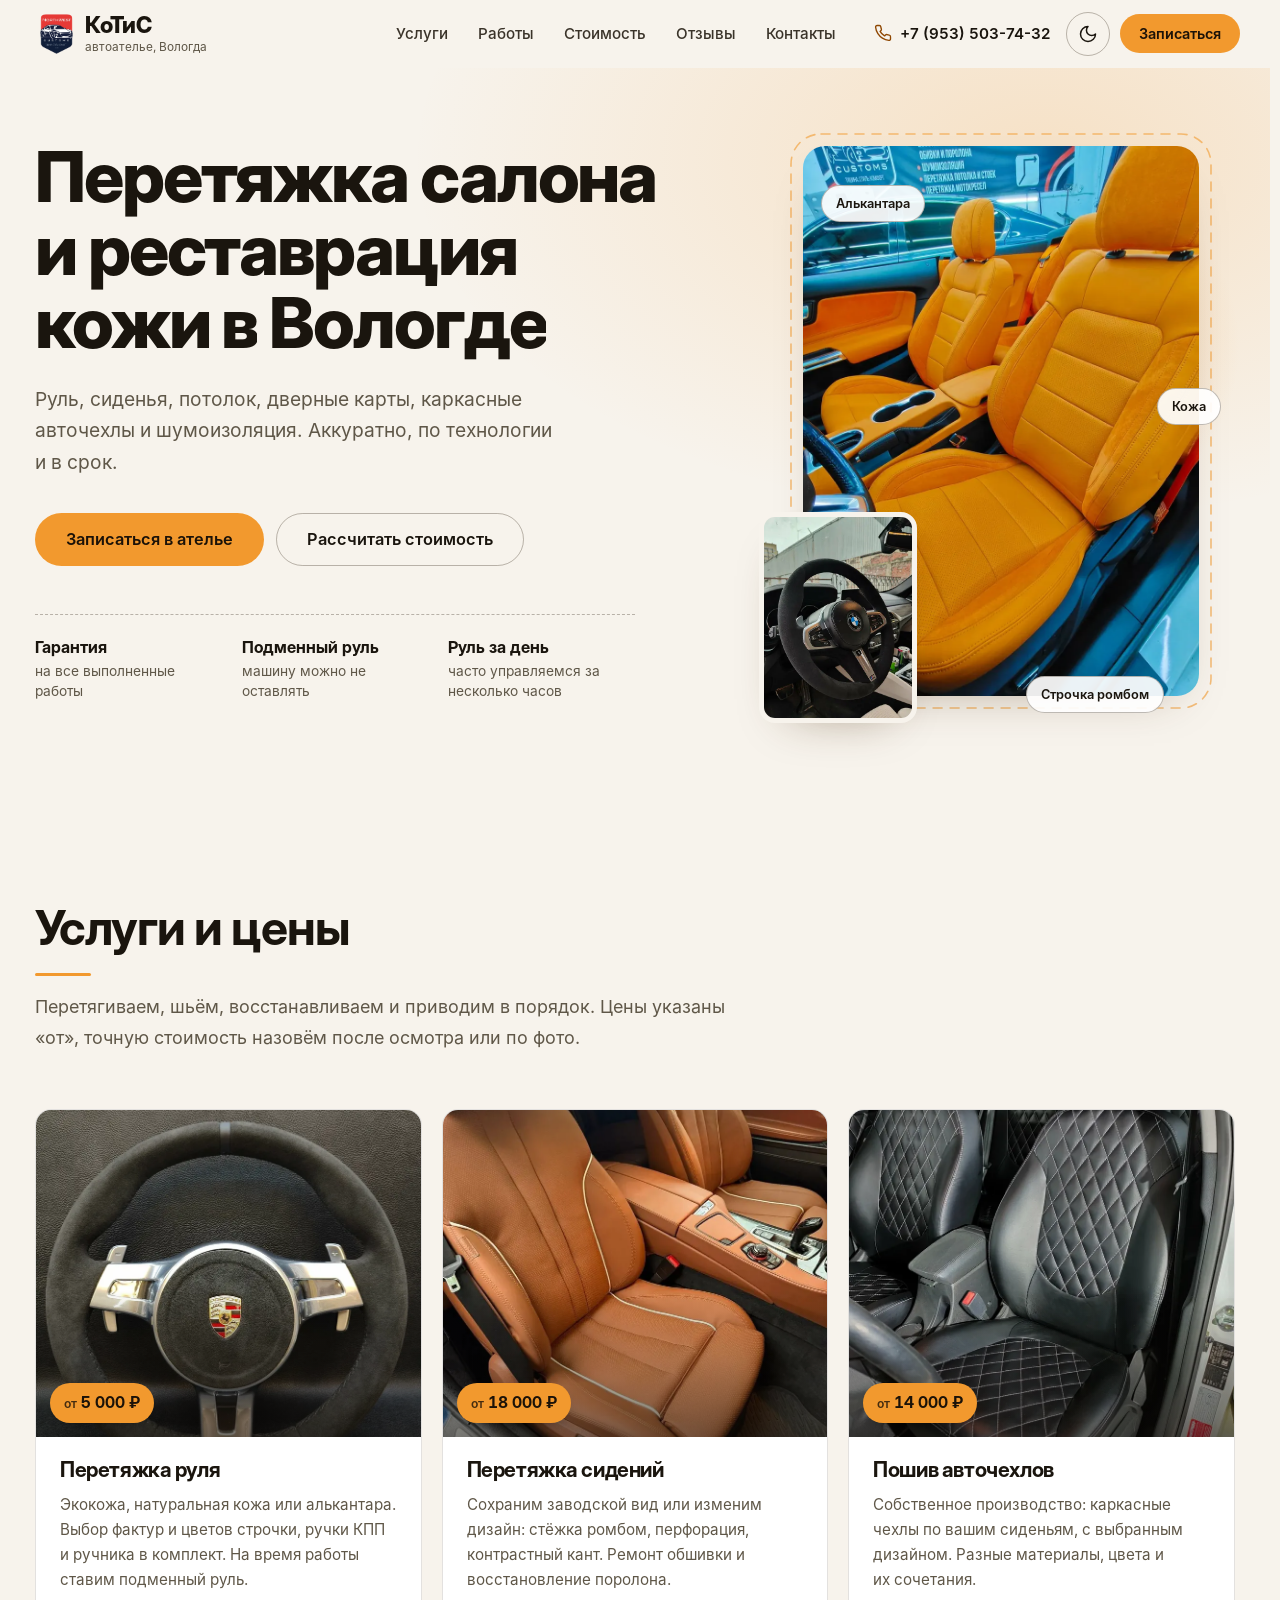
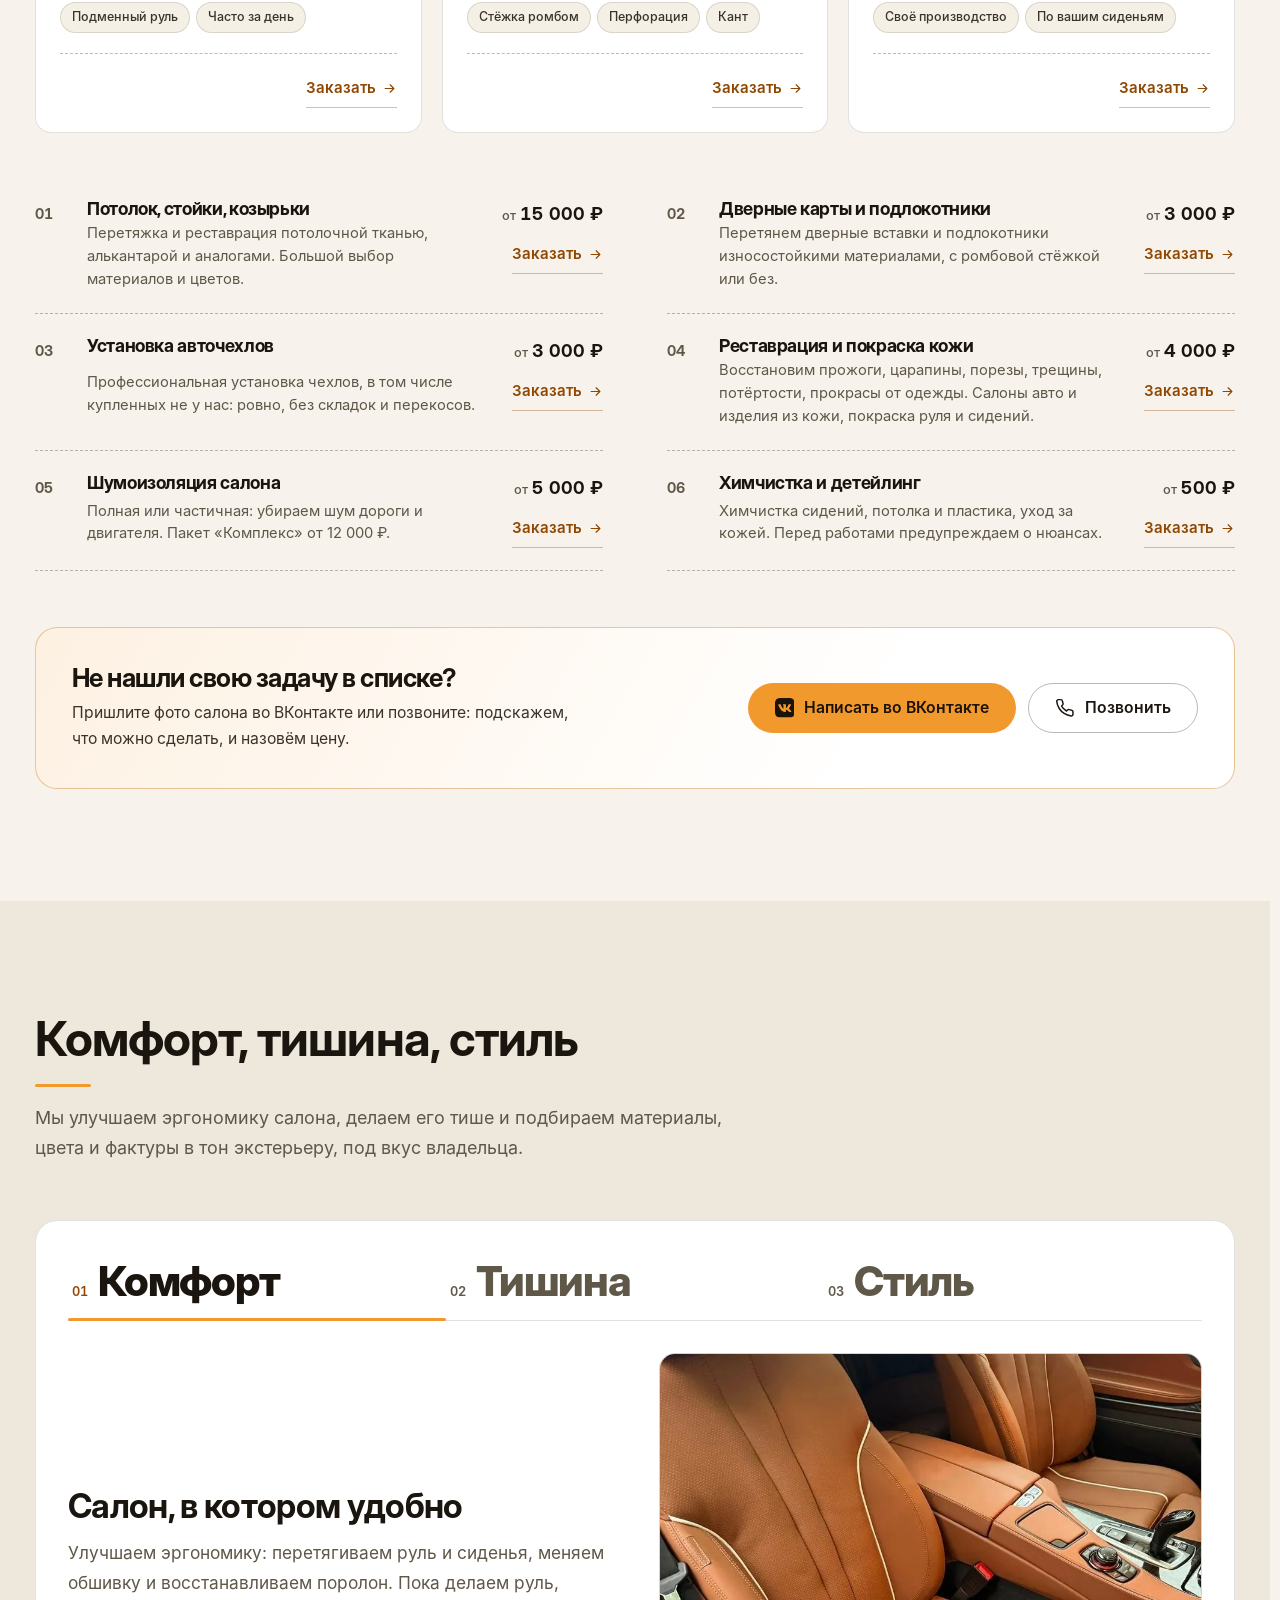
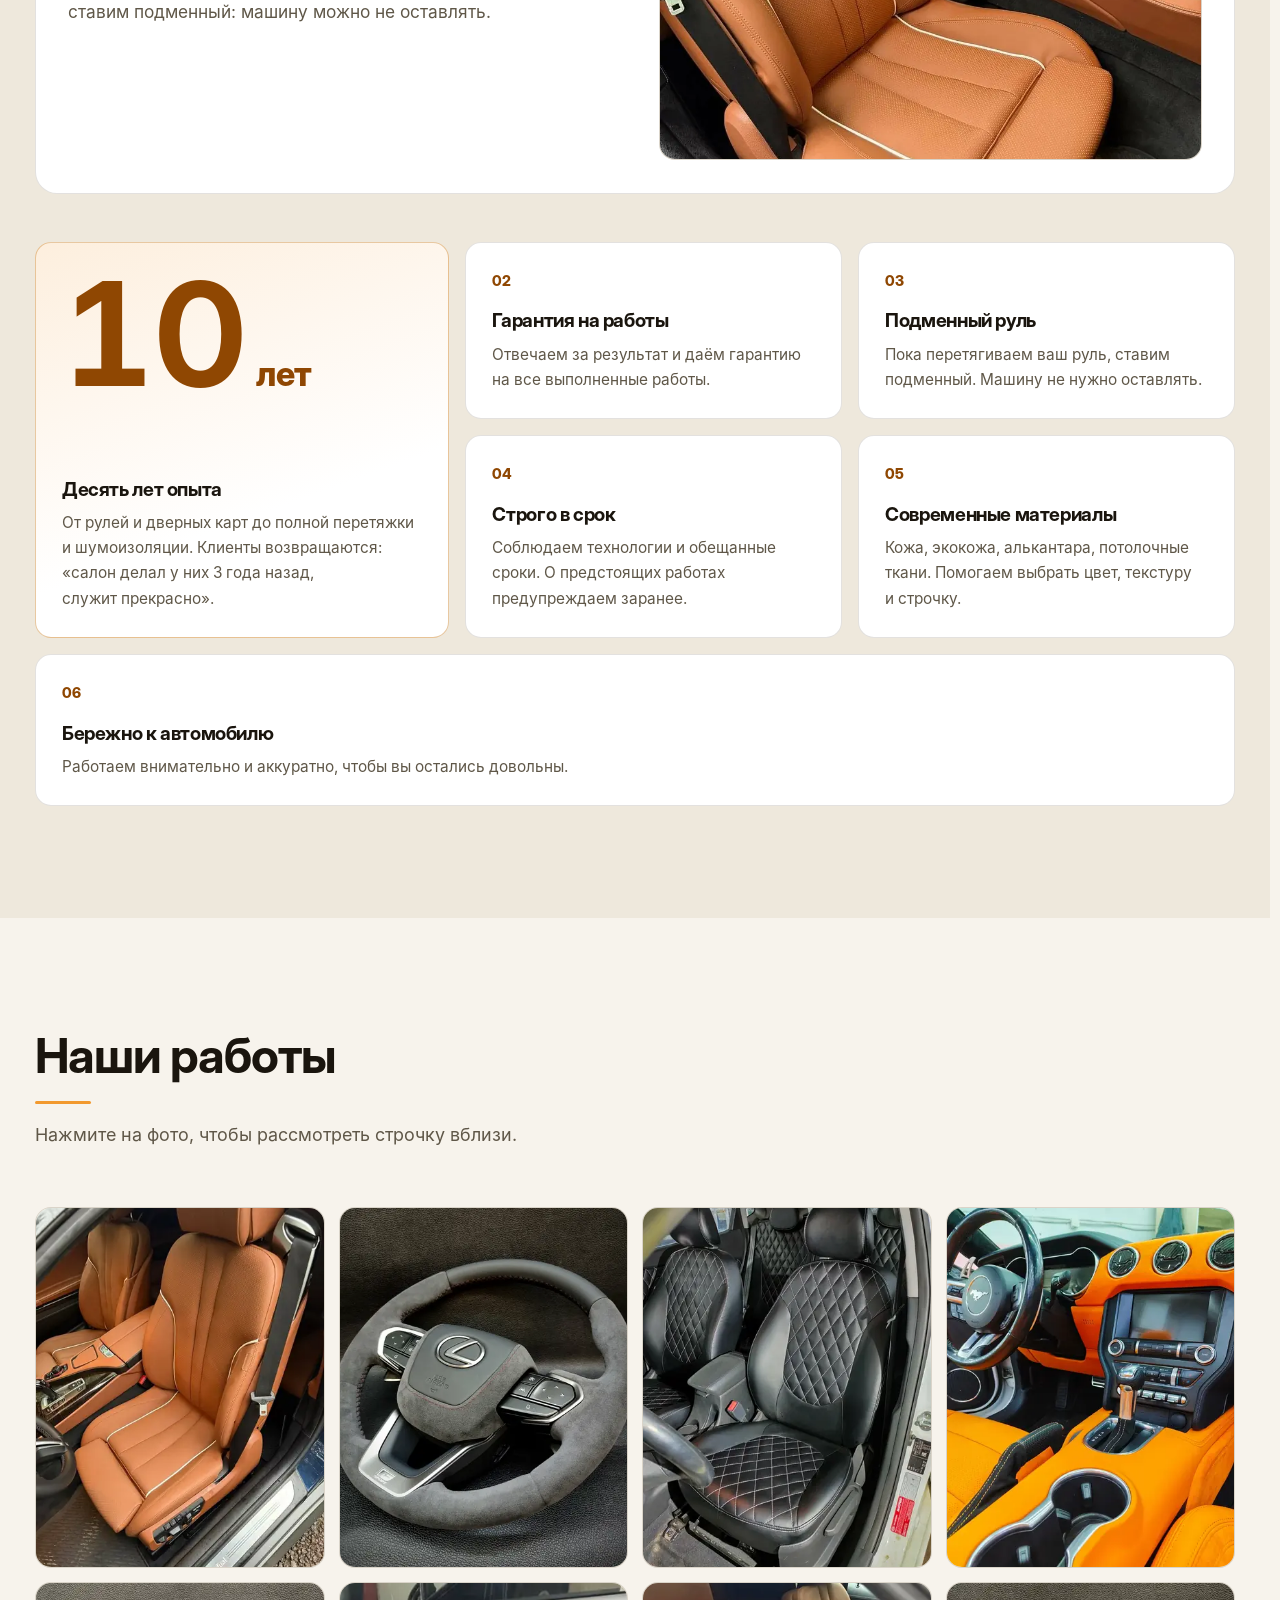
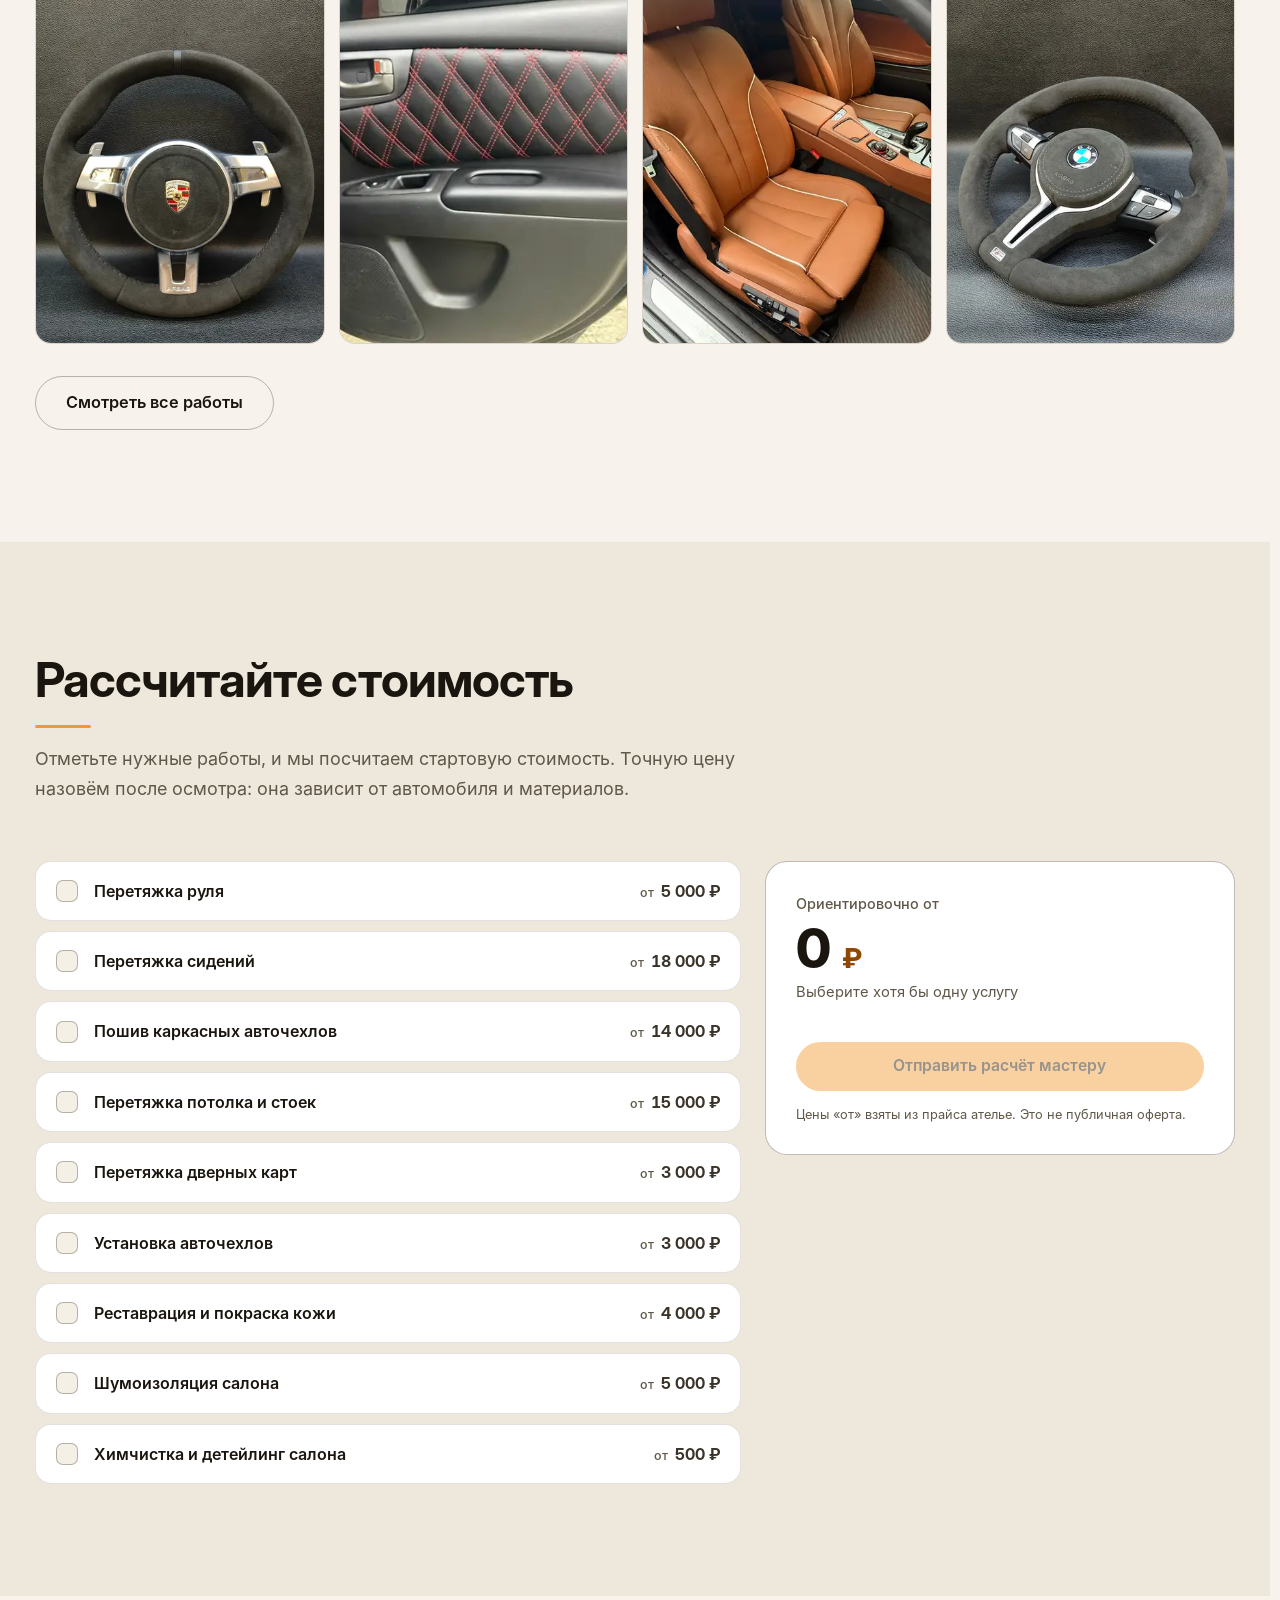
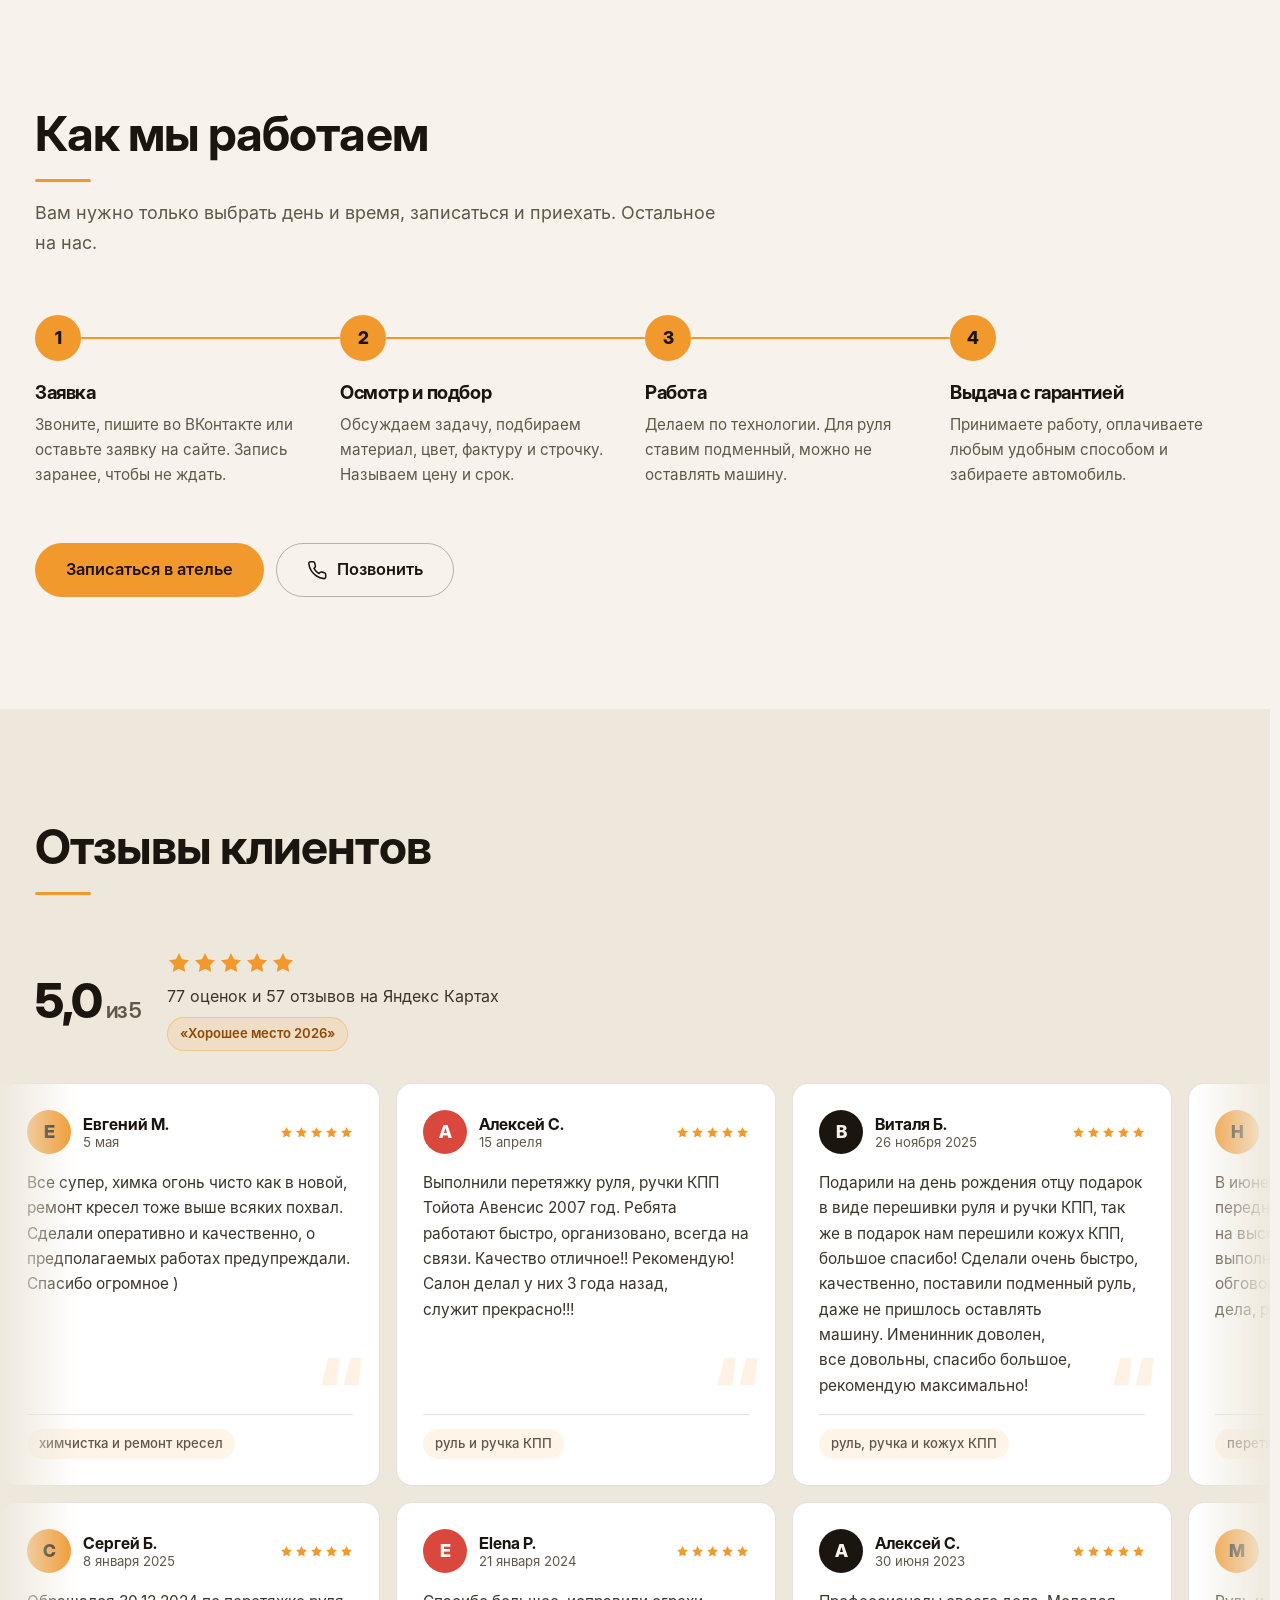
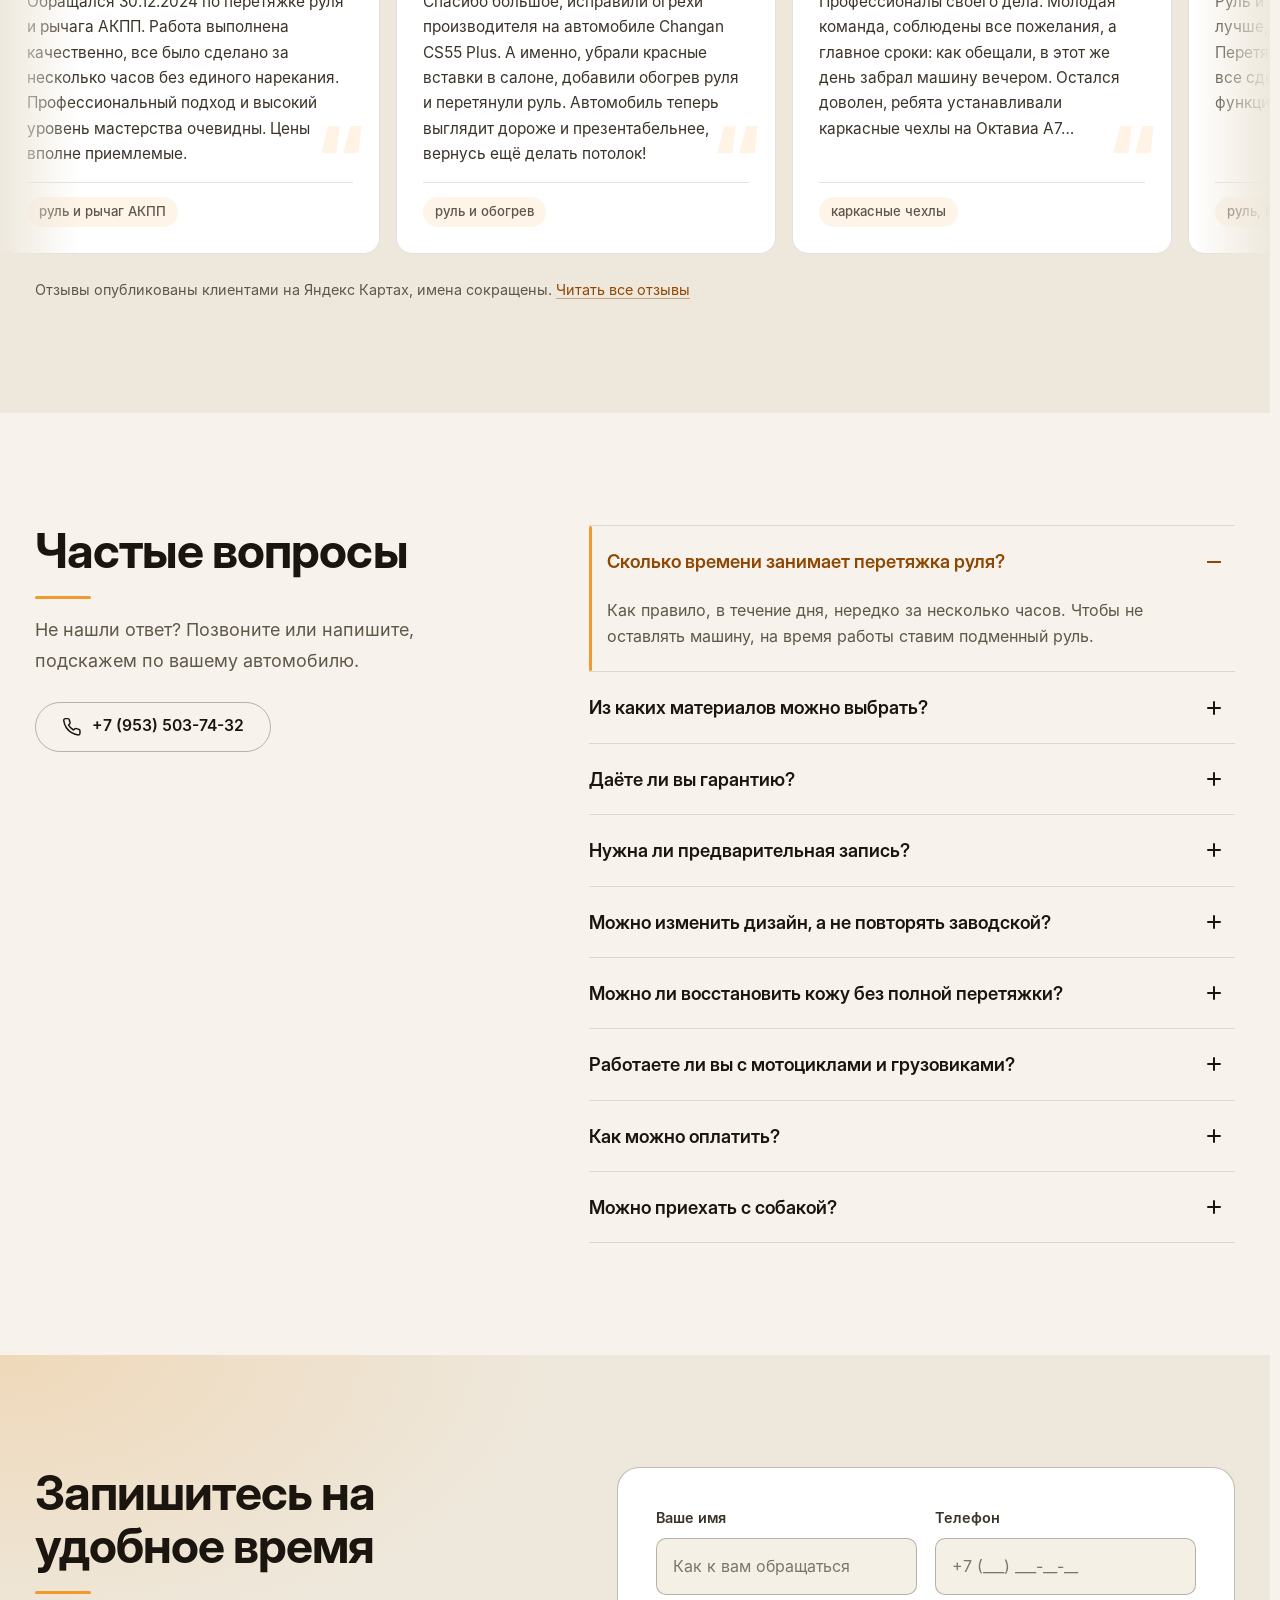
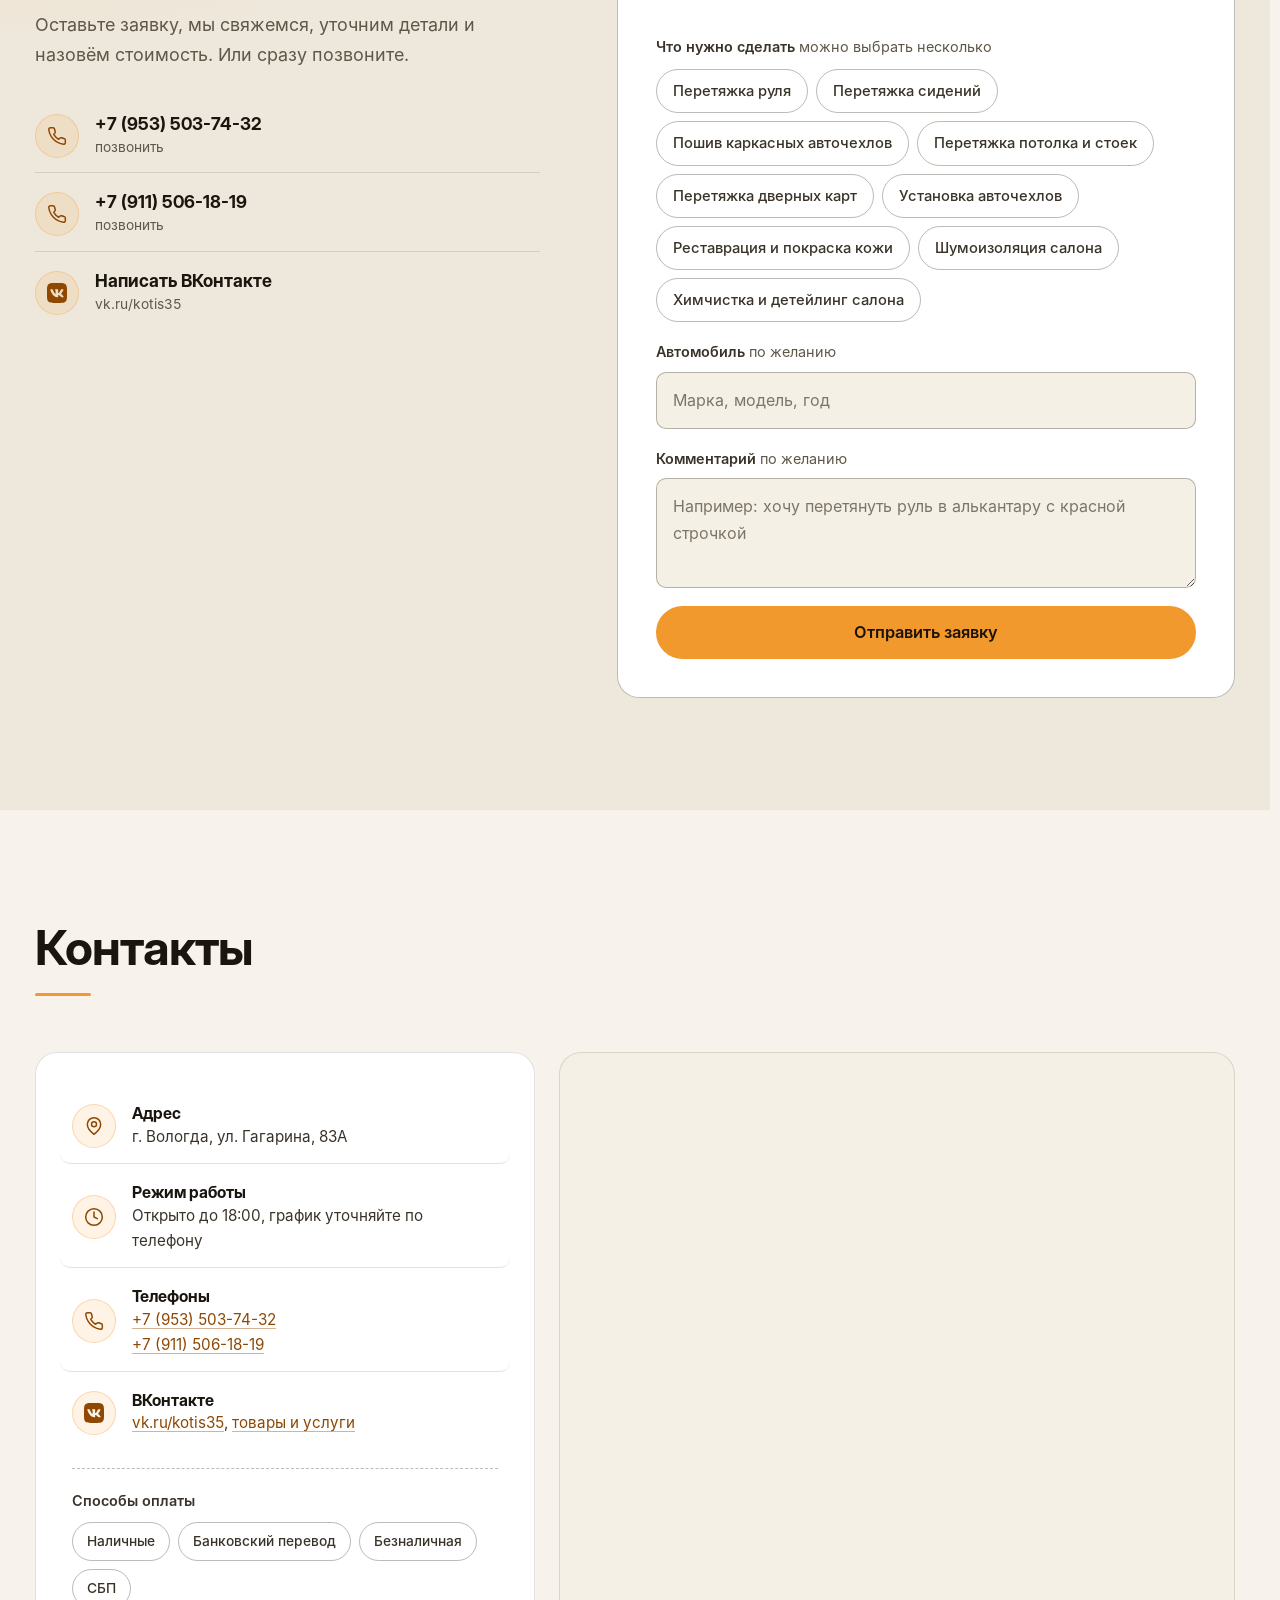
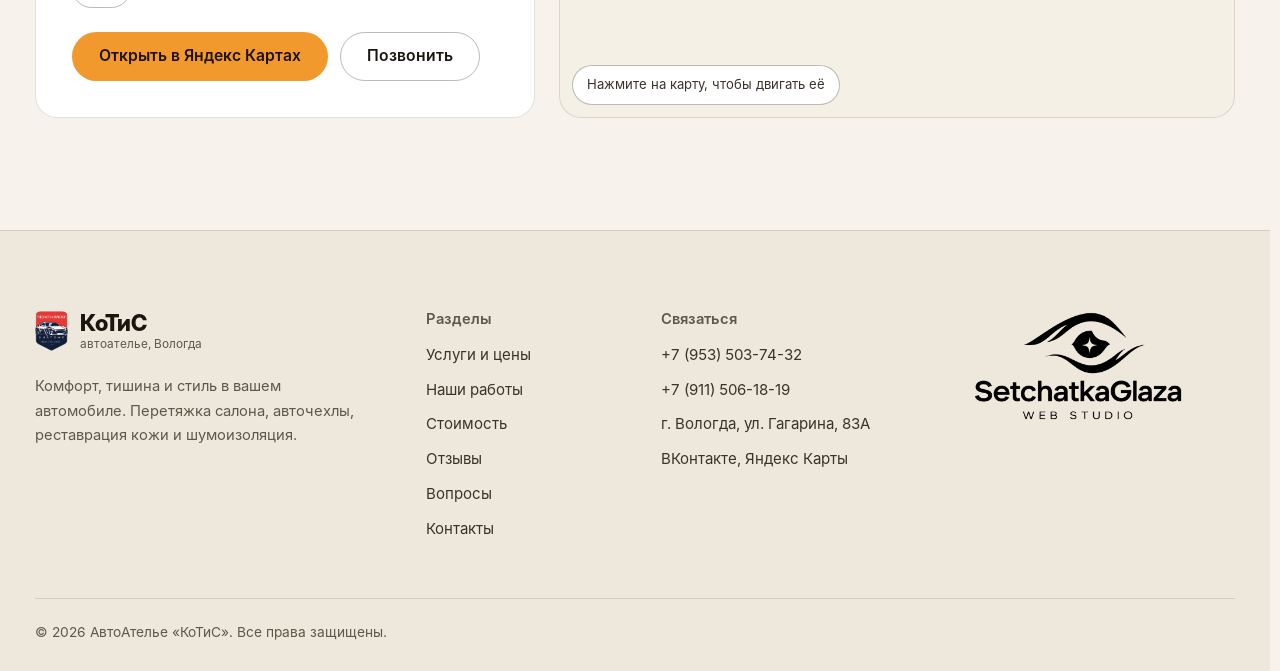
<file: index.html>
<!doctype html>
<html lang="ru" data-theme="dark">
<head>
  <meta charset="utf-8">
  <meta name="viewport" content="width=device-width, initial-scale=1, viewport-fit=cover">

  <title>АвтоАтелье «КоТиС» — перетяжка салона в Вологде</title>
  <meta name="description" content="АвтоАтелье «КоТиС» в Вологде: перетяжка руля, сидений, потолка и дверных карт, пошив каркасных авточехлов, реставрация кожи, шумоизоляция и детейлинг. Опыт 10 лет, гарантия на работы.">
  <meta name="theme-color" content="#0f0e10" media="(prefers-color-scheme: dark)">
  <meta name="theme-color" content="#f7f3ec" media="(prefers-color-scheme: light)">
  <meta name="color-scheme" content="dark light">

  <!-- Токен __SITE_URL__ заменяется при деплое; для локального просмотра он ни на что не влияет. -->
  <link rel="canonical" href="__SITE_URL__/">
  <meta property="og:type" content="website">
  <meta property="og:locale" content="ru_RU">
  <meta property="og:site_name" content="АвтоАтелье «КоТиС»">
  <meta property="og:title" content="АвтоАтелье «КоТиС» — перетяжка салона в Вологде">
  <meta property="og:description" content="Руль, сиденья, потолок, авточехлы, реставрация кожи и шумоизоляция. 10 лет опыта и гарантия на работы.">
  <meta property="og:url" content="__SITE_URL__/">
  <meta property="og:image" content="__SITE_URL__/assets/img/brand/og-image.jpg">
  <meta property="og:image:width" content="1200">
  <meta property="og:image:height" content="630">
  <meta name="twitter:card" content="summary_large_image">

  <link rel="icon" type="image/png" sizes="32x32" href="assets/img/brand/favicon-32.png">
  <link rel="apple-touch-icon" href="assets/img/brand/apple-touch-icon.png">
  <link rel="manifest" href="site.webmanifest">

  <link rel="preload" href="assets/fonts/inter-400.woff" as="font" type="font/woff" crossorigin>
  <link rel="preload" href="assets/fonts/inter-display-700.woff" as="font" type="font/woff" crossorigin>
  <link rel="preload" as="image" href="assets/img/hero/hero-seats.webp" fetchpriority="high">

  <!-- Тема применяется до отрисовки, чтобы не было «вспышки» -->
  <script>
    document.documentElement.classList.add('js');
    (function () {
      try {
        var saved = localStorage.getItem('kotis-theme');
        var theme = saved || (window.matchMedia('(prefers-color-scheme: light)').matches ? 'light' : 'dark');
        document.documentElement.setAttribute('data-theme', theme);
      } catch (e) { /* остаётся тёмная тема */ }
    })();
  </script>

  <link rel="stylesheet" href="assets/css/tokens.css">
  <link rel="stylesheet" href="assets/css/main.css">
  <link rel="stylesheet" href="assets/css/motion.css">

  <script type="application/ld+json">
  {
    "@context": "https://schema.org",
    "@type": "LocalBusiness",
    "name": "АвтоАтелье «КоТиС»",
    "description": "Перетяжка салона, пошив авточехлов, реставрация кожи, шумоизоляция и детейлинг в Вологде.",
    "image": "__SITE_URL__/assets/img/brand/og-image.jpg",
    "telephone": ["+7-953-503-74-32", "+7-911-506-18-19"],
    "address": { "@type": "PostalAddress", "streetAddress": "ул. Гагарина, 83А", "addressLocality": "Вологда", "addressCountry": "RU" },
    "aggregateRating": { "@type": "AggregateRating", "ratingValue": "5.0", "ratingCount": "77", "reviewCount": "57", "bestRating": "5" },
    "sameAs": ["https://vk.ru/kotis35", "https://yandex.ru/maps/org/kotis/232625402169/"]
  }
  </script>
</head>

<body>
  <a class="skip-link" href="#main">Перейти к содержимому</a>

  <!-- Иконки: <svg class="icon"><use href="#i-имя"/></svg> -->
  <svg width="0" height="0" style="position:absolute" aria-hidden="true" focusable="false">
    <defs>
      <symbol id="i-phone" viewBox="0 0 24 24"><path d="M22 16.92v3a2 2 0 0 1-2.18 2 19.79 19.79 0 0 1-8.63-3.07 19.5 19.5 0 0 1-6-6 19.79 19.79 0 0 1-3.07-8.67A2 2 0 0 1 4.11 2h3a2 2 0 0 1 2 1.72c.13.96.36 1.9.7 2.81a2 2 0 0 1-.45 2.11L8.09 9.91a16 16 0 0 0 6 6l1.27-1.27a2 2 0 0 1 2.11-.45c.91.34 1.85.57 2.81.7A2 2 0 0 1 22 16.92z"/></symbol>
      <symbol id="i-pin" viewBox="0 0 24 24"><path d="M20 10c0 6-8 12-8 12S4 16 4 10a8 8 0 0 1 16 0z"/><circle cx="12" cy="10" r="3"/></symbol>
      <symbol id="i-clock" viewBox="0 0 24 24"><circle cx="12" cy="12" r="10"/><path d="M12 6v6l4 2"/></symbol>
      <symbol id="i-vk" viewBox="0 0 24 24"><path d="M15.684 0H8.316C1.592 0 0 1.592 0 8.316v7.368C0 22.408 1.592 24 8.316 24h7.368C22.408 24 24 22.408 24 15.684V8.316C24 1.592 22.391 0 15.684 0zm3.692 17.123h-1.744c-.66 0-.864-.525-2.05-1.727-1.033-1-1.49-1.135-1.744-1.135-.356 0-.458.102-.458.593v1.575c0 .424-.135.678-1.253.678-1.846 0-3.896-1.118-5.335-3.202C4.624 10.857 4.03 8.57 4.03 8.096c0-.254.102-.491.593-.491h1.744c.44 0 .61.203.78.677.863 2.49 2.303 4.675 2.896 4.675.22 0 .322-.102.322-.66V9.721c-.068-1.186-.695-1.287-.695-1.71 0-.204.17-.407.44-.407h2.744c.373 0 .508.203.508.643v3.473c0 .372.17.508.271.508.22 0 .407-.136.813-.542 1.254-1.406 2.151-3.574 2.151-3.574.119-.254.322-.491.763-.491h1.744c.525 0 .644.27.525.643-.22 1.017-2.354 4.031-2.354 4.031-.186.305-.254.44 0 .78.186.254.796.779 1.202 1.253.745.847 1.32 1.558 1.473 2.05.17.49-.085.744-.576.744z"/></symbol>
      <symbol id="i-sun" viewBox="0 0 24 24"><circle cx="12" cy="12" r="4"/><path d="M12 2v2M12 20v2M4.93 4.93l1.41 1.41M17.66 17.66l1.41 1.41M2 12h2M20 12h2M6.34 17.66l-1.41 1.41M19.07 4.93l-1.41 1.41"/></symbol>
      <symbol id="i-moon" viewBox="0 0 24 24"><path d="M12 3a6 6 0 0 0 9 9 9 9 0 1 1-9-9z"/></symbol>
      <symbol id="i-x" viewBox="0 0 24 24"><path d="M18 6 6 18M6 6l12 12"/></symbol>
      <symbol id="i-chev-l" viewBox="0 0 24 24"><path d="m15 18-6-6 6-6"/></symbol>
      <symbol id="i-chev-r" viewBox="0 0 24 24"><path d="m9 18 6-6-6-6"/></symbol>
      <symbol id="i-arrow" viewBox="0 0 24 24"><path d="M5 12h14M13 6l6 6-6 6"/></symbol>
      <symbol id="i-up" viewBox="0 0 24 24"><path d="m5 12 7-7 7 7M12 19V5"/></symbol>
      <symbol id="i-star" viewBox="0 0 24 24"><path d="m12 2 3.09 6.26L22 9.27l-5 4.87 1.18 6.88L12 17.77l-6.18 3.25L7 14.14 2 9.27l6.91-1.01z"/></symbol>
    </defs>
  </svg>

  <div class="scroll-progress" aria-hidden="true"><span></span></div>

  <!-- ШАПКА -->
  <header class="site-header" id="top">
    <div class="container header-inner">
      <a class="brand" href="#top" aria-label="АвтоАтелье «КоТиС» — на главную">
        <img class="brand-mark" src="assets/img/brand/logo.webp" width="34" height="40" alt="" decoding="async">
        <span class="brand-text"><strong>КоТиС</strong><small>автоателье, Вологда</small></span>
      </a>

      <nav class="main-nav" id="main-nav" aria-label="Основная навигация">
        <ul>
          <li><a href="#services">Услуги</a></li>
          <li><a href="#works">Работы</a></li>
          <li><a href="#calc">Стоимость</a></li>
          <li><a href="#reviews">Отзывы</a></li>
          <li><a href="#contacts">Контакты</a></li>
        </ul>
        <div class="nav-extra">
          <a class="btn btn-primary btn-lg" href="#booking">Записаться</a>
          <div class="nav-extra-row">
            <a class="btn btn-ghost" href="tel:+79535037432"><svg class="icon"><use href="#i-phone"/></svg> Позвонить</a>
            <a class="btn btn-ghost" href="https://vk.ru/kotis35" target="_blank" rel="noopener"><svg class="icon icon-fill"><use href="#i-vk"/></svg> ВКонтакте</a>
          </div>
        </div>
      </nav>

      <div class="header-actions">
        <a class="header-phone" href="tel:+79535037432" aria-label="Позвонить +7 953 503-74-32">
          <svg class="icon"><use href="#i-phone"/></svg><span>+7 (953) 503-74-32</span>
        </a>
        <button class="icon-btn theme-toggle" type="button" aria-label="Переключить тему оформления" title="Светлая / тёмная тема">
          <svg class="icon icon-sun"><use href="#i-sun"/></svg>
          <svg class="icon icon-moon"><use href="#i-moon"/></svg>
        </button>
        <a class="btn btn-primary btn-sm header-cta" href="#booking">Записаться</a>
        <button class="icon-btn burger" type="button" aria-label="Открыть меню" aria-expanded="false" aria-controls="main-nav">
          <span></span><span></span><span></span>
        </button>
      </div>
    </div>
  </header>

  <main id="main">

    <!-- HERO -->
    <section class="hero" aria-labelledby="hero-title">
      <div class="container hero-inner">
        <div class="hero-copy">
          <h1 id="hero-title">Перетяжка салона и реставрация кожи в Вологде</h1>
          <p class="hero-lead hero-fade" style="--d:650ms">Руль, сиденья, потолок, дверные карты, каркасные авточехлы и шумоизоляция. Аккуратно, по технологии и в срок.</p>
          <div class="hero-cta hero-fade" style="--d:800ms">
            <a class="btn btn-primary btn-lg" href="#booking">Записаться в ателье</a>
            <a class="btn btn-ghost btn-lg" href="#calc">Рассчитать стоимость</a>
          </div>
          <ul class="hero-facts hero-fade" style="--d:950ms">
            <li><b>Гарантия</b><span>на все выполненные работы</span></li>
            <li><b>Подменный руль</b><span>машину можно не оставлять</span></li>
            <li><b>Руль за день</b><span>часто управляемся за несколько часов</span></li>
          </ul>
        </div>

        <div class="hero-visual">
          <span class="hero-orb" aria-hidden="true"></span>
          <svg class="hero-stitch" aria-hidden="true" focusable="false"><rect x="0" y="0" rx="30" ry="30"/></svg>
          <div class="hero-layer hero-layer-main">
            <figure class="hero-photo hero-photo-main">
              <img src="assets/img/hero/hero-seats.webp" width="900" height="1200" alt="Салон Ford Mustang, перетянутый оранжевой алькантарой и кожей" fetchpriority="high" decoding="async">
              <span class="hero-sheen" aria-hidden="true"></span>
            </figure>
          </div>
          <div class="hero-layer hero-layer-inset">
            <figure class="hero-photo hero-photo-inset">
              <img src="assets/img/hero/hero-wheel.webp" width="480" height="640" alt="Руль, перетянутый алькантарой" decoding="async">
            </figure>
          </div>
          <ul class="hero-tags" aria-hidden="true">
            <li>Алькантара</li><li>Кожа</li><li>Строчка ромбом</li>
          </ul>
        </div>
      </div>
    </section>

    <!-- УСЛУГИ. Цены: data-price — единый источник для карточек и калькулятора. -->
    <section class="section" id="services" aria-labelledby="services-title">
      <div class="container">
        <header class="section-head reveal">
          <h2 id="services-title">Услуги и цены</h2>
          <p class="lead">Перетягиваем, шьём, восстанавливаем и приводим в порядок. Цены указаны «от», точную стоимость назовём после осмотра или по фото.</p>
        </header>

        <div class="services-feature" data-snap>
          <article class="service service-card spot reveal" style="--i:0" data-service="Перетяжка руля" data-price="5000">
            <figure>
              <img src="assets/img/hero/svc-wheel.webp" width="800" height="1067" alt="Руль Porsche, перетянутый алькантарой" loading="lazy" decoding="async">
              <span class="price-badge"><small>от</small>5 000 ₽</span>
            </figure>
            <div class="service-body">
              <h3>Перетяжка руля</h3>
              <p>Экокожа, натуральная кожа или алькантара. Выбор фактур и цветов строчки, ручки КПП и ручника в комплект. На время работы ставим подменный руль.</p>
              <ul class="tags"><li>Подменный руль</li><li>Часто за день</li></ul>
              <div class="service-foot">
                <span class="service-price"><small>от</small>5 000 ₽</span>
                <button class="link-btn link-arrow" type="button" data-order="Перетяжка руля">Заказать <svg class="icon"><use href="#i-arrow"/></svg></button>
              </div>
            </div>
          </article>
          <article class="service service-card spot reveal" style="--i:1" data-service="Перетяжка сидений" data-price="18000">
            <figure>
              <img src="assets/img/hero/svc-seats.webp" width="800" height="1067" alt="Сиденья в коньячной коже с контрастной строчкой" loading="lazy" decoding="async">
              <span class="price-badge"><small>от</small>18 000 ₽</span>
            </figure>
            <div class="service-body">
              <h3>Перетяжка сидений</h3>
              <p>Сохраним заводской вид или изменим дизайн: стёжка ромбом, перфорация, контрастный кант. Ремонт обшивки и восстановление поролона.</p>
              <ul class="tags"><li>Стёжка ромбом</li><li>Перфорация</li><li>Кант</li></ul>
              <div class="service-foot">
                <span class="service-price"><small>от</small>18 000 ₽</span>
                <button class="link-btn link-arrow" type="button" data-order="Перетяжка сидений">Заказать <svg class="icon"><use href="#i-arrow"/></svg></button>
              </div>
            </div>
          </article>
          <article class="service service-card spot reveal" style="--i:2" data-service="Пошив каркасных авточехлов" data-price="14000">
            <figure>
              <img src="assets/img/hero/svc-covers.webp" width="800" height="1067" alt="Каркасные авточехлы из чёрной экокожи со стёжкой ромбом" loading="lazy" decoding="async">
              <span class="price-badge"><small>от</small>14 000 ₽</span>
            </figure>
            <div class="service-body">
              <h3>Пошив авточехлов</h3>
              <p>Собственное производство: каркасные чехлы по вашим сиденьям, с выбранным дизайном. Разные материалы, цвета и их сочетания.</p>
              <ul class="tags"><li>Своё производство</li><li>По вашим сиденьям</li></ul>
              <div class="service-foot">
                <span class="service-price"><small>от</small>14 000 ₽</span>
                <button class="link-btn link-arrow" type="button" data-order="Пошив каркасных авточехлов">Заказать <svg class="icon"><use href="#i-arrow"/></svg></button>
              </div>
            </div>
          </article>
        </div>
        <div class="snap-dots" aria-hidden="true"><span></span><span></span><span></span></div>

        <div class="services-list">
          <article class="service service-row reveal" style="--i:0" data-service="Перетяжка потолка и стоек" data-price="15000">
            <h3>Потолок, стойки, козырьки</h3>
            <p>Перетяжка и реставрация потолочной тканью, алькантарой и аналогами. Большой выбор материалов и цветов.</p>
            <div class="service-side"><span class="service-price"><small>от</small>15 000 ₽</span><button class="link-btn link-arrow" type="button" data-order="Перетяжка потолка и стоек">Заказать <svg class="icon"><use href="#i-arrow"/></svg></button></div>
          </article>
          <article class="service service-row reveal" style="--i:1" data-service="Перетяжка дверных карт" data-price="3000">
            <h3>Дверные карты и подлокотники</h3>
            <p>Перетянем дверные вставки и подлокотники износостойкими материалами, с ромбовой стёжкой или без.</p>
            <div class="service-side"><span class="service-price"><small>от</small>3 000 ₽</span><button class="link-btn link-arrow" type="button" data-order="Перетяжка дверных карт">Заказать <svg class="icon"><use href="#i-arrow"/></svg></button></div>
          </article>
          <article class="service service-row reveal" style="--i:0" data-service="Установка авточехлов" data-price="3000">
            <h3>Установка авточехлов</h3>
            <p>Профессиональная установка чехлов, в том числе купленных не у нас: ровно, без складок и перекосов.</p>
            <div class="service-side"><span class="service-price"><small>от</small>3 000 ₽</span><button class="link-btn link-arrow" type="button" data-order="Установка авточехлов">Заказать <svg class="icon"><use href="#i-arrow"/></svg></button></div>
          </article>
          <article class="service service-row reveal" style="--i:1" data-service="Реставрация и покраска кожи" data-price="4000">
            <h3>Реставрация и покраска кожи</h3>
            <p>Восстановим прожоги, царапины, порезы, трещины, потёртости, прокрасы от одежды. Салоны авто и изделия из кожи, покраска руля и сидений.</p>
            <div class="service-side"><span class="service-price"><small>от</small>4 000 ₽</span><button class="link-btn link-arrow" type="button" data-order="Реставрация и покраска кожи">Заказать <svg class="icon"><use href="#i-arrow"/></svg></button></div>
          </article>
          <article class="service service-row reveal" style="--i:0" data-service="Шумоизоляция салона" data-price="5000">
            <h3>Шумоизоляция салона</h3>
            <p>Полная или частичная: убираем шум дороги и двигателя. Пакет «Комплекс» от 12 000 ₽.</p>
            <div class="service-side"><span class="service-price"><small>от</small>5 000 ₽</span><button class="link-btn link-arrow" type="button" data-order="Шумоизоляция салона">Заказать <svg class="icon"><use href="#i-arrow"/></svg></button></div>
          </article>
          <article class="service service-row reveal" style="--i:1" data-service="Химчистка и детейлинг салона" data-price="500">
            <h3>Химчистка и детейлинг</h3>
            <p>Химчистка сидений, потолка и пластика, уход за кожей. Перед работами предупреждаем о нюансах.</p>
            <div class="service-side"><span class="service-price"><small>от</small>500 ₽</span><button class="link-btn link-arrow" type="button" data-order="Химчистка и детейлинг салона">Заказать <svg class="icon"><use href="#i-arrow"/></svg></button></div>
          </article>
        </div>

        <div class="photo-estimate reveal">
          <div>
            <h3>Не нашли свою задачу в списке?</h3>
            <p>Пришлите фото салона во ВКонтакте или позвоните: подскажем, что можно сделать, и назовём цену.</p>
          </div>
          <div class="photo-estimate-actions">
            <a class="btn btn-primary" href="https://vk.ru/write-195433225" target="_blank" rel="noopener"><svg class="icon icon-fill"><use href="#i-vk"/></svg> Написать во ВКонтакте</a>
            <a class="btn btn-ghost" href="tel:+79535037432"><svg class="icon"><use href="#i-phone"/></svg> Позвонить</a>
          </div>
        </div>
      </div>
    </section>

    <!-- ПОЧЕМУ МЫ -->
    <section class="section section-alt" id="why" aria-labelledby="why-title">
      <div class="container">
        <header class="section-head reveal">
          <h2 id="why-title">Комфорт, тишина, стиль</h2>
          <p class="lead">Мы улучшаем эргономику салона, делаем его тише и подбираем материалы, цвета и фактуры в тон экстерьеру, под вкус владельца.</p>
        </header>

        <div class="trio reveal" data-tabs>
          <div class="trio-tabs" role="tablist" aria-label="Что мы улучшаем в салоне">
            <button class="trio-tab is-active" role="tab" id="tab-comfort" aria-selected="true" aria-controls="panel-comfort" type="button"><span class="trio-n">01</span><span class="trio-t">Комфорт</span></button>
            <button class="trio-tab" role="tab" id="tab-quiet" aria-selected="false" aria-controls="panel-quiet" tabindex="-1" type="button"><span class="trio-n">02</span><span class="trio-t">Тишина</span></button>
            <button class="trio-tab" role="tab" id="tab-style" aria-selected="false" aria-controls="panel-style" tabindex="-1" type="button"><span class="trio-n">03</span><span class="trio-t">Стиль</span></button>
            <span class="trio-bar" aria-hidden="true"></span>
          </div>

          <div class="trio-stage">
            <div class="trio-panel is-active" role="tabpanel" id="panel-comfort" aria-labelledby="tab-comfort">
              <div class="trio-text">
                <h3>Салон, в котором удобно</h3>
                <p>Улучшаем эргономику: перетягиваем руль и сиденья, меняем обшивку и восстанавливаем поролон. Пока делаем руль, ставим подменный: машину можно не оставлять.</p>
              </div>
              <figure class="trio-media"><img src="assets/img/hero/hero-leather.webp" width="900" height="1200" alt="Сиденья в коньячной коже с белой строчкой" loading="lazy" decoding="async"></figure>
            </div>
            <div class="trio-panel" role="tabpanel" id="panel-quiet" aria-labelledby="tab-quiet" hidden>
              <div class="trio-text">
                <h3>Меньше шума дороги и двигателя</h3>
                <p>Шумоизоляция полная или частичная: убираем шум дороги и двигателя, чтобы в салоне было тише. Пакет «Комплекс» от 12 000 ₽.</p>
              </div>
              <div class="trio-media trio-wave" aria-hidden="true">
                <svg viewBox="0 0 400 200" preserveAspectRatio="none">
                  <path class="wave wave-noise" d="M0 100 L20 60 L40 140 L60 40 L80 160 L100 50 L120 150 L140 30 L160 170 L180 60 L200 140 L220 40 L240 160 L260 55 L280 145 L300 35 L320 165 L340 60 L360 140 L380 70 L400 100"/>
                  <path class="wave wave-calm" d="M0 100 C 50 96, 100 104, 150 100 S 250 96, 300 100 S 360 103, 400 100"/>
                </svg>
                <span class="wave-label wave-label-a">Шум</span><span class="wave-label wave-label-b">Тишина</span>
              </div>
            </div>
            <div class="trio-panel" role="tabpanel" id="panel-style" aria-labelledby="tab-style" hidden>
              <div class="trio-text">
                <h3>Салон в тон кузову и вашему вкусу</h3>
                <p>Подбираем материалы, цвета и фактуры: кожа, экокожа, алькантара. Строчка ромбом, перфорация, контрастный кант и строчка.</p>
                <ul class="swatches" aria-label="Примеры цветов материалов"><li style="--c:#f2992e"></li><li style="--c:#b8672e"></li><li style="--c:#1d1b1f"></li><li style="--c:#e9e2d4"></li><li style="--c:#d9473d"></li></ul>
              </div>
              <figure class="trio-media"><img src="assets/img/hero/hero-main.webp" width="750" height="1000" alt="Салон Ford Mustang с оранжевой отделкой" loading="lazy" decoding="async"></figure>
            </div>
          </div>
        </div>

        <div class="why-grid">
          <div class="why-item why-big spot reveal" style="--i:0"><div class="why-num"><b data-count="10">10</b><span>лет</span></div><h3>Десять лет опыта</h3><p>От рулей и дверных карт до полной перетяжки и шумоизоляции. Клиенты возвращаются: «салон делал у них 3 года назад, служит прекрасно».</p></div>
          <div class="why-item spot reveal" style="--i:1"><span class="why-idx">02</span><h3>Гарантия на работы</h3><p>Отвечаем за результат и даём гарантию на все выполненные работы.</p></div>
          <div class="why-item spot reveal" style="--i:2"><span class="why-idx">03</span><h3>Подменный руль</h3><p>Пока перетягиваем ваш руль, ставим подменный. Машину не нужно оставлять.</p></div>
          <div class="why-item spot reveal" style="--i:0"><span class="why-idx">04</span><h3>Строго в срок</h3><p>Соблюдаем технологии и обещанные сроки. О предстоящих работах предупреждаем заранее.</p></div>
          <div class="why-item spot reveal" style="--i:1"><span class="why-idx">05</span><h3>Современные материалы</h3><p>Кожа, экокожа, алькантара, потолочные ткани. Помогаем выбрать цвет, текстуру и строчку.</p></div>
          <div class="why-item spot reveal" style="--i:2"><span class="why-idx">06</span><h3>Бережно к автомобилю</h3><p>Работаем внимательно и аккуратно, чтобы вы остались довольны.</p></div>
        </div>
      </div>
    </section>

    <!-- РАБОТЫ (данные: assets/js/gallery-data.js) -->
    <section class="section" id="works" aria-labelledby="works-title">
      <div class="container">
        <header class="section-head reveal">
          <h2 id="works-title">Наши работы</h2>
          <p class="lead">Нажмите на фото, чтобы рассмотреть строчку вблизи.</p>
        </header>
        <div class="gallery" id="gallery-grid"></div>
        <div class="gallery-more">
          <button class="btn btn-ghost btn-lg" type="button" id="gallery-open" aria-haspopup="dialog">Смотреть все работы</button>
        </div>
        <noscript><p class="muted">Включите JavaScript, чтобы посмотреть галерею, или загляните в <a class="link" href="https://vk.ru/kotis35">нашу группу ВКонтакте</a>.</p></noscript>
      </div>
    </section>

    <!-- СТОИМОСТЬ -->
    <section class="section section-alt" id="calc" aria-labelledby="calc-title">
      <div class="container">
        <header class="section-head reveal">
          <h2 id="calc-title">Рассчитайте стоимость</h2>
          <p class="lead">Отметьте нужные работы, и мы посчитаем стартовую стоимость. Точную цену назовём после осмотра: она зависит от автомобиля и материалов.</p>
        </header>
        <div class="calc reveal">
          <ul class="calc-list" id="calc-list"></ul>
          <aside class="calc-total" aria-live="polite">
            <p class="calc-label">Ориентировочно от</p>
            <p class="calc-sum"><span id="calc-sum">0</span> <small>₽</small></p>
            <p class="calc-hint" id="calc-hint">Выберите хотя бы одну услугу</p>
            <button class="btn btn-primary btn-block" type="button" id="calc-send" disabled>Отправить расчёт мастеру</button>
            <p class="calc-note">Цены «от» взяты из прайса ателье. Это не публичная оферта.</p>
          </aside>
        </div>
      </div>
    </section>

    <!-- ЭТАПЫ -->
    <section class="section" id="process" aria-labelledby="process-title">
      <div class="container">
        <header class="section-head reveal">
          <h2 id="process-title">Как мы работаем</h2>
          <p class="lead">Вам нужно только выбрать день и время, записаться и приехать. Остальное на нас.</p>
        </header>
        <ol class="steps">
          <li class="step reveal spot" style="--i:0"><span class="step-num">1</span><h3>Заявка</h3><p>Звоните, пишите во ВКонтакте или оставьте заявку на сайте. Запись заранее, чтобы не ждать.</p></li>
          <li class="step reveal spot" style="--i:1"><span class="step-num">2</span><h3>Осмотр и подбор</h3><p>Обсуждаем задачу, подбираем материал, цвет, фактуру и строчку. Называем цену и срок.</p></li>
          <li class="step reveal spot" style="--i:2"><span class="step-num">3</span><h3>Работа</h3><p>Делаем по технологии. Для руля ставим подменный, можно не оставлять машину.</p></li>
          <li class="step reveal spot" style="--i:3"><span class="step-num">4</span><h3>Выдача с гарантией</h3><p>Принимаете работу, оплачиваете любым удобным способом и забираете автомобиль.</p></li>
        </ol>
        <div class="process-cta reveal"><a class="btn btn-primary btn-lg" href="#booking">Записаться в ателье</a><a class="btn btn-ghost btn-lg" href="tel:+79535037432"><svg class="icon"><use href="#i-phone"/></svg> Позвонить</a></div>
      </div>
    </section>

    <!-- ОТЗЫВЫ (оригинальные отзывы с Яндекс Карт) -->
    <section class="section section-alt" id="reviews" aria-labelledby="reviews-title">
      <div class="container">
        <header class="section-head reveal">
          <h2 id="reviews-title">Отзывы клиентов</h2>
        </header>
        <div class="rating reveal">
          <p class="rating-num">5,0<small>из 5</small></p>
          <div class="rating-info">
            <span class="stars stars-lg" role="img" aria-label="Оценка 5 из 5"><svg class="icon icon-fill"><use href="#i-star"/></svg><svg class="icon icon-fill"><use href="#i-star"/></svg><svg class="icon icon-fill"><use href="#i-star"/></svg><svg class="icon icon-fill"><use href="#i-star"/></svg><svg class="icon icon-fill"><use href="#i-star"/></svg></span>
            <p class="rating-meta">77 оценок и 57 отзывов на Яндекс Картах</p>
            <span class="badge">«Хорошее место 2026»</span>
          </div>
        </div>
      </div>

      <div class="reviews" id="reviews-ticker" role="region" aria-label="Отзывы клиентов">
        <div class="reviews-track">
          <div class="reviews-set">
            <blockquote class="review spot"><div class="review-top"><span class="avatar" aria-hidden="true">Е</span><div class="review-who"><b>Евгений М.</b><span>5 мая</span></div><span class="stars" role="img" aria-label="Оценка 5 из 5"><svg class="icon icon-fill"><use href="#i-star"/></svg><svg class="icon icon-fill"><use href="#i-star"/></svg><svg class="icon icon-fill"><use href="#i-star"/></svg><svg class="icon icon-fill"><use href="#i-star"/></svg><svg class="icon icon-fill"><use href="#i-star"/></svg></span></div><p>Все супер, химка огонь чисто как в новой, ремонт кресел тоже выше всяких похвал. Сделали оперативно и качественно, о предполагаемых работах предупреждали. Спасибо огромное )</p><footer><span class="review-tag">химчистка и ремонт кресел</span></footer></blockquote>
            <blockquote class="review spot"><div class="review-top"><span class="avatar" aria-hidden="true">А</span><div class="review-who"><b>Алексей С.</b><span>15 апреля</span></div><span class="stars" role="img" aria-label="Оценка 5 из 5"><svg class="icon icon-fill"><use href="#i-star"/></svg><svg class="icon icon-fill"><use href="#i-star"/></svg><svg class="icon icon-fill"><use href="#i-star"/></svg><svg class="icon icon-fill"><use href="#i-star"/></svg><svg class="icon icon-fill"><use href="#i-star"/></svg></span></div><p>Выполнили перетяжку руля, ручки КПП Тойота Авенсис 2007 год. Ребята работают быстро, организовано, всегда на связи. Качество отличное!! Рекомендую! Салон делал у них 3 года назад, служит прекрасно!!!</p><footer><span class="review-tag">руль и ручка КПП</span></footer></blockquote>
            <blockquote class="review spot"><div class="review-top"><span class="avatar" aria-hidden="true">В</span><div class="review-who"><b>Виталя Б.</b><span>26 ноября 2025</span></div><span class="stars" role="img" aria-label="Оценка 5 из 5"><svg class="icon icon-fill"><use href="#i-star"/></svg><svg class="icon icon-fill"><use href="#i-star"/></svg><svg class="icon icon-fill"><use href="#i-star"/></svg><svg class="icon icon-fill"><use href="#i-star"/></svg><svg class="icon icon-fill"><use href="#i-star"/></svg></span></div><p>Подарили на день рождения отцу подарок в виде перешивки руля и ручки КПП, так же в подарок нам перешили кожух КПП, большое спасибо! Сделали очень быстро, качественно, поставили подменный руль, даже не пришлось оставлять машину. Именинник доволен, все довольны, спасибо большое, рекомендую максимально!</p><footer><span class="review-tag">руль, ручка и кожух КПП</span></footer></blockquote>
            <blockquote class="review spot"><div class="review-top"><span class="avatar" aria-hidden="true">Н</span><div class="review-who"><b>Натали</b><span>10 сентября 2025</span></div><span class="stars" role="img" aria-label="Оценка 5 из 5"><svg class="icon icon-fill"><use href="#i-star"/></svg><svg class="icon icon-fill"><use href="#i-star"/></svg><svg class="icon icon-fill"><use href="#i-star"/></svg><svg class="icon icon-fill"><use href="#i-star"/></svg><svg class="icon icon-fill"><use href="#i-star"/></svg></span></div><p>В июне обращалась на перетяжку передних сидений, качество материалов на высоком уровне, профессионально выполненная работа, все сделано в обговоренные сроки. Мастера своего дела, работой довольна! Рекомендую!</p><footer><span class="review-tag">перетяжка сидений</span></footer></blockquote>
            <blockquote class="review spot"><div class="review-top"><span class="avatar" aria-hidden="true">П</span><div class="review-who"><b>Павел К.</b><span>25 сентября</span></div><span class="stars" role="img" aria-label="Оценка 5 из 5"><svg class="icon icon-fill"><use href="#i-star"/></svg><svg class="icon icon-fill"><use href="#i-star"/></svg><svg class="icon icon-fill"><use href="#i-star"/></svg><svg class="icon icon-fill"><use href="#i-star"/></svg><svg class="icon icon-fill"><use href="#i-star"/></svg></span></div><p>Делали перетяжку руля на Митсубиси аутлендер. Всё отлично. Выглядит как новый. Спасибо большое. Поставили подменный руль. Сделали за один день. Мастера своего дела! Рекомендую!</p><footer><span class="review-tag">перетяжка руля</span></footer></blockquote>
            <blockquote class="review spot"><div class="review-top"><span class="avatar" aria-hidden="true">С</span><div class="review-who"><b>Сергей Б.</b><span>8 января 2025</span></div><span class="stars" role="img" aria-label="Оценка 5 из 5"><svg class="icon icon-fill"><use href="#i-star"/></svg><svg class="icon icon-fill"><use href="#i-star"/></svg><svg class="icon icon-fill"><use href="#i-star"/></svg><svg class="icon icon-fill"><use href="#i-star"/></svg><svg class="icon icon-fill"><use href="#i-star"/></svg></span></div><p>Обращался 30.12.2024 по перетяжке руля и рычага АКПП. Работа выполнена качественно, все было сделано за несколько часов без единого нарекания. Профессиональный подход и высокий уровень мастерства очевидны. Цены вполне приемлемые.</p><footer><span class="review-tag">руль и рычаг АКПП</span></footer></blockquote>
            <blockquote class="review spot"><div class="review-top"><span class="avatar" aria-hidden="true">E</span><div class="review-who"><b>Elena P.</b><span>21 января 2024</span></div><span class="stars" role="img" aria-label="Оценка 5 из 5"><svg class="icon icon-fill"><use href="#i-star"/></svg><svg class="icon icon-fill"><use href="#i-star"/></svg><svg class="icon icon-fill"><use href="#i-star"/></svg><svg class="icon icon-fill"><use href="#i-star"/></svg><svg class="icon icon-fill"><use href="#i-star"/></svg></span></div><p>Спасибо большое, исправили огрехи производителя на автомобиле Changan CS55 Plus. А именно, убрали красные вставки в салоне, добавили обогрев руля и перетянули руль. Автомобиль теперь выглядит дороже и презентабельнее, вернусь ещё делать потолок!</p><footer><span class="review-tag">руль и обогрев</span></footer></blockquote>
            <blockquote class="review spot"><div class="review-top"><span class="avatar" aria-hidden="true">А</span><div class="review-who"><b>Алексей С.</b><span>30 июня 2023</span></div><span class="stars" role="img" aria-label="Оценка 5 из 5"><svg class="icon icon-fill"><use href="#i-star"/></svg><svg class="icon icon-fill"><use href="#i-star"/></svg><svg class="icon icon-fill"><use href="#i-star"/></svg><svg class="icon icon-fill"><use href="#i-star"/></svg><svg class="icon icon-fill"><use href="#i-star"/></svg></span></div><p>Профессионалы своего дела. Молодая команда, соблюдены все пожелания, а главное сроки: как обещали, в этот же день забрал машину вечером. Остался доволен, ребята устанавливали каркасные чехлы на Октавиа А7…</p><footer><span class="review-tag">каркасные чехлы</span></footer></blockquote>
            <blockquote class="review spot"><div class="review-top"><span class="avatar" aria-hidden="true">М</span><div class="review-who"><b>Михаил Ф.</b><span>19 декабря 2022</span></div><span class="stars" role="img" aria-label="Оценка 5 из 5"><svg class="icon icon-fill"><use href="#i-star"/></svg><svg class="icon icon-fill"><use href="#i-star"/></svg><svg class="icon icon-fill"><use href="#i-star"/></svg><svg class="icon icon-fill"><use href="#i-star"/></svg><svg class="icon icon-fill"><use href="#i-star"/></svg></span></div><p>Руль и ручка КПП ходят уже 3 года — лучше, чем на многих новых машинах. Перетягивал сиденье на мотик — тоже все сделали, очень красиво и функционально. Спасибо, парни)</p><footer><span class="review-tag">руль, КПП, сиденье мотоцикла</span></footer></blockquote>
            <blockquote class="review spot"><div class="review-top"><span class="avatar" aria-hidden="true">Р</span><div class="review-who"><b>Рита М.</b><span>7 ноября 2023</span></div><span class="stars" role="img" aria-label="Оценка 5 из 5"><svg class="icon icon-fill"><use href="#i-star"/></svg><svg class="icon icon-fill"><use href="#i-star"/></svg><svg class="icon icon-fill"><use href="#i-star"/></svg><svg class="icon icon-fill"><use href="#i-star"/></svg><svg class="icon icon-fill"><use href="#i-star"/></svg></span></div><p>Обращаюсь к услугам Ольги уже в третий раз. Всегда машинка одета красиво и качественно. В последний раз результат превзошёл все мои ожидания, все чехлы сшиты точно по размерам, с идеальными строчками, цвет совпал с моим…</p><footer><span class="review-tag">пошив авточехлов</span></footer></blockquote>
          </div>
        </div>
      </div>

      <div class="container">
        <p class="reviews-source">Отзывы опубликованы клиентами на Яндекс Картах, имена сокращены. <a class="link" href="https://yandex.ru/maps/org/kotis/232625402169/reviews/" target="_blank" rel="noopener">Читать все отзывы</a></p>
      </div>
    </section>

    <!-- FAQ -->
    <section class="section" id="faq" aria-labelledby="faq-title">
      <div class="container faq-layout">
        <header class="section-head reveal">
          <h2 id="faq-title">Частые вопросы</h2>
          <p class="lead">Не нашли ответ? Позвоните или напишите, подскажем по вашему автомобилю.</p>
          <a class="btn btn-ghost" href="tel:+79535037432"><svg class="icon"><use href="#i-phone"/></svg> +7 (953) 503-74-32</a>
        </header>

        <div class="faq-list">
          <details class="faq reveal" style="--i:0" open><summary>Сколько времени занимает перетяжка руля?</summary><div class="faq-body"><p>Как правило, в течение дня, нередко за несколько часов. Чтобы не оставлять машину, на время работы ставим подменный руль.</p></div></details>
          <details class="faq reveal" style="--i:1"><summary>Из каких материалов можно выбрать?</summary><div class="faq-body"><p>Натуральная кожа, экокожа, алькантара (в том числе для потолка и стоек), потолочные ткани. Помогаем выбрать цвет, фактуру и цвет строчки под ваш салон.</p></div></details>
          <details class="faq reveal" style="--i:2"><summary>Даёте ли вы гарантию?</summary><div class="faq-body"><p>Да, на все работы предоставляется гарантия. Условия и срок обсудим при записи и зафиксируем.</p></div></details>
          <details class="faq reveal" style="--i:3"><summary>Нужна ли предварительная запись?</summary><div class="faq-body"><p>Да, лучше записаться заранее: выберите день и время, и мы подготовим материалы и мастера. Записаться можно по телефону, во ВКонтакте или через форму на сайте.</p></div></details>
          <details class="faq reveal" style="--i:4"><summary>Можно изменить дизайн, а не повторять заводской?</summary><div class="faq-body"><p>Конечно. Можем сохранить заводское исполнение или полностью изменить дизайн: стёжка ромбом, перфорация, контрастные кант и строчка, другое сочетание цветов.</p></div></details>
          <details class="faq reveal" style="--i:5"><summary>Можно ли восстановить кожу без полной перетяжки?</summary><div class="faq-body"><p>Да. Реставрация и покраска убирают прожоги, царапины, порезы, трещины, потёртости и прокрасы от одежды на сиденьях, руле и других кожаных деталях.</p></div></details>
          <details class="faq reveal" style="--i:6"><summary>Работаете ли вы с мотоциклами и грузовиками?</summary><div class="faq-body"><p>Да: перетягиваем сиденья мототехники, а в портфолио есть рули грузовиков. Уточните детали по телефону, подскажем сроки и цену.</p></div></details>
          <details class="faq reveal" style="--i:6"><summary>Как можно оплатить?</summary><div class="faq-body"><p>Наличными, банковским переводом, безналичным расчётом и через СБП.</p></div></details>
          <details class="faq reveal" style="--i:6"><summary>Можно приехать с собакой?</summary><div class="faq-body"><p>Можно: посещение с животными у нас разрешено.</p></div></details>
        </div>
      </div>
    </section>

    <!-- ЗАПИСЬ -->
    <section class="section section-booking" id="booking" aria-labelledby="booking-title">
      <div class="container booking-layout">
        <header class="section-head reveal">
          <h2 id="booking-title">Запишитесь на удобное время</h2>
          <p class="lead">Оставьте заявку, мы свяжемся, уточним детали и назовём стоимость. Или сразу позвоните.</p>

          <ul class="contact-list booking-contacts" style="margin-top:28px">
            <li><a class="contact-link" href="tel:+79535037432"><span class="contact-ico"><svg class="icon"><use href="#i-phone"/></svg></span><span class="contact-text"><b>+7 (953) 503-74-32</b><span>позвонить</span></span></a></li>
            <li><a class="contact-link" href="tel:+79115061819"><span class="contact-ico"><svg class="icon"><use href="#i-phone"/></svg></span><span class="contact-text"><b>+7 (911) 506-18-19</b><span>позвонить</span></span></a></li>
            <li><a class="contact-link" href="https://vk.ru/kotis35" target="_blank" rel="noopener"><span class="contact-ico"><svg class="icon icon-fill"><use href="#i-vk"/></svg></span><span class="contact-text"><b>Написать ВКонтакте</b><span>vk.ru/kotis35</span></span></a></li>
          </ul>
        </header>

        <form class="form reveal" id="booking-form" novalidate style="--i:1">
          <div class="field">
            <label for="f-name">Ваше имя</label>
            <input id="f-name" name="name" type="text" autocomplete="name" placeholder="Как к вам обращаться" required>
            <span class="field-error" aria-live="polite"></span>
          </div>
          <div class="field">
            <label for="f-phone">Телефон</label>
            <input id="f-phone" name="phone" type="tel" inputmode="tel" autocomplete="tel" placeholder="+7 (___) ___-__-__" required>
            <span class="field-error" aria-live="polite"></span>
          </div>

          <fieldset class="field field-wide">
            <legend>Что нужно сделать <span class="optional">можно выбрать несколько</span></legend>
            <div class="chips" id="f-services"></div>
          </fieldset>

          <div class="field field-wide">
            <label for="f-car">Автомобиль <span class="optional">по желанию</span></label>
            <input id="f-car" name="car" type="text" placeholder="Марка, модель, год">
          </div>
          <div class="field field-wide">
            <label for="f-comment">Комментарий <span class="optional">по желанию</span></label>
            <textarea id="f-comment" name="comment" rows="3" placeholder="Например: хочу перетянуть руль в алькантару с красной строчкой"></textarea>
          </div>

          <!-- Ловушка для ботов: человек это поле не видит -->
          <div class="hp" aria-hidden="true"><label>Не заполняйте <input type="text" name="website" tabindex="-1" autocomplete="off"></label></div>

          <button class="btn btn-primary btn-lg btn-block field-wide" type="submit" id="form-submit">Отправить заявку</button>
          <div class="form-result field-wide" id="form-result" hidden role="status"></div>
        </form>
      </div>
    </section>

    <!-- КОНТАКТЫ -->
    <section class="section" id="contacts" aria-labelledby="contacts-title">
      <div class="container">
        <header class="section-head reveal">
          <h2 id="contacts-title">Контакты</h2>
        </header>

        <div class="contacts-layout">
          <div class="contacts-card reveal">
            <ul class="contact-list">
              <li class="contact-row reveal spot" style="--i:0"><span class="contact-ico"><svg class="icon"><use href="#i-pin"/></svg></span><span class="contact-text"><b>Адрес</b><span>г. Вологда, ул. Гагарина, 83А</span></span></li>
              <!-- Режим работы: уточните (в VK указано до 19:00, на Яндекс Картах до 18:00) -->
              <li class="contact-row reveal spot" style="--i:1"><span class="contact-ico"><svg class="icon"><use href="#i-clock"/></svg></span><span class="contact-text"><b>Режим работы</b><span>Открыто до 18:00, график уточняйте по телефону</span></span></li>
              <li class="contact-row reveal spot" style="--i:2"><span class="contact-ico"><svg class="icon"><use href="#i-phone"/></svg></span><span class="contact-text"><b>Телефоны</b><span><a href="tel:+79535037432">+7 (953) 503-74-32</a><br><a href="tel:+79115061819">+7 (911) 506-18-19</a></span></span></li>
              <li class="contact-row reveal spot" style="--i:3"><span class="contact-ico"><svg class="icon icon-fill"><use href="#i-vk"/></svg></span><span class="contact-text"><b>ВКонтакте</b><span><a href="https://vk.ru/kotis35" target="_blank" rel="noopener">vk.ru/kotis35</a>, <a href="https://vk.ru/market-195433225" target="_blank" rel="noopener">товары и услуги</a></span></span></li>
            </ul>

            <div class="pay">
              <p>Способы оплаты</p>
              <div class="chips pay-chips"><span class="chip" style="--i:0">Наличные</span><span class="chip" style="--i:1">Банковский перевод</span><span class="chip" style="--i:2">Безналичная</span><span class="chip" style="--i:3">СБП</span></div>
            </div>

            <div class="contacts-actions">
              <a class="btn btn-primary" href="https://yandex.ru/maps/org/kotis/232625402169/" target="_blank" rel="noopener">Открыть в Яндекс Картах</a>
              <a class="btn btn-ghost" href="tel:+79535037432">Позвонить</a>
            </div>
          </div>

          <!-- Карта Яндекса: показывает организацию по её ID. Прокрутка страницы не «залипает» на карте:
               сначала нажатие, потом карту можно двигать. -->
          <div class="map reveal" id="map" style="--i:1">
            <iframe src="https://yandex.ru/map-widget/v1/?ll=39.8182%2C59.2046&amp;mode=search&amp;oid=232625402169&amp;ol=biz&amp;z=16" title="Карта: ул. Гагарина, 83А, Вологда" loading="lazy" referrerpolicy="no-referrer-when-downgrade" allowfullscreen></iframe>
            <button class="map-cover" type="button" id="map-cover" aria-label="Включить управление картой"></button>
            <span class="map-hint">Нажмите на карту, чтобы двигать её</span>
          </div>
        </div>
      </div>
    </section>

  </main>

  <!-- ПОДВАЛ -->
  <footer class="site-footer">
    <div class="container">
      <div class="footer-grid reveal">
        <div class="footer-brand">
          <a class="brand" href="#top" aria-label="АвтоАтелье «КоТиС» — наверх">
            <img class="brand-mark" src="assets/img/brand/logo.webp" width="34" height="40" alt="" loading="lazy" decoding="async">
            <span class="brand-text"><strong>КоТиС</strong><small>автоателье, Вологда</small></span>
          </a>
          <p>Комфорт, тишина и стиль в вашем автомобиле. Перетяжка салона, авточехлы, реставрация кожи и шумоизоляция.</p>
        </div>

        <nav class="footer-nav" aria-label="Навигация в подвале">
          <h3>Разделы</h3>
          <ul>
            <li><a href="#services">Услуги и цены</a></li>
            <li><a href="#works">Наши работы</a></li>
            <li><a href="#calc">Стоимость</a></li>
            <li><a href="#reviews">Отзывы</a></li>
            <li><a href="#faq">Вопросы</a></li>
            <li><a href="#contacts">Контакты</a></li>
          </ul>
        </nav>

        <div class="footer-contacts">
          <h3>Связаться</h3>
          <ul>
            <li><a href="tel:+79535037432">+7 (953) 503-74-32</a></li>
            <li><a href="tel:+79115061819">+7 (911) 506-18-19</a></li>
            <li>г. Вологда, ул. Гагарина, 83А</li>
            <li><a href="https://vk.ru/kotis35" target="_blank" rel="noopener">ВКонтакте</a>, <a href="https://yandex.ru/maps/org/kotis/232625402169/" target="_blank" rel="noopener">Яндекс Карты</a></li>
          </ul>
        </div>

        <!-- Логотип студии-разработчика; версия зависит от темы -->
        <div class="footer-dev">
          <a class="dev-logo" href="https://setchatkaglaza.github.io/setchatkaglaza/" target="_blank" rel="noopener" aria-label="SetchatkaGlaza Web Studio — сайт разработчика">
            <img class="dev-logo-dark" src="assets/img/brand/dev-logo-dark.webp" width="900" height="480" alt="SetchatkaGlaza Web Studio" loading="lazy" decoding="async">
            <img class="dev-logo-light" src="assets/img/brand/dev-logo-light.webp" width="720" height="380" alt="SetchatkaGlaza Web Studio" loading="lazy" decoding="async">
          </a>
        </div>
      </div>

      <div class="footer-bottom">
        <p>© <span id="year">2026</span> АвтоАтелье «КоТиС». Все права защищены.</p>
      </div>
    </div>
  </footer>

  <!-- Плавающие элементы -->
  <a class="mobile-bar-call" href="tel:+79535037432" aria-label="Позвонить в ателье"><svg class="icon"><use href="#i-phone"/></svg><span>Позвонить</span></a>
  <button class="to-top" type="button" aria-label="Наверх"><svg class="icon"><use href="#i-up"/></svg></button>

  <!-- Окно «Все работы» -->
  <div class="modal" id="works-modal" role="dialog" aria-modal="true" aria-labelledby="works-modal-title" hidden>
    <div class="modal-panel">
      <div class="modal-head">
        <div class="modal-title"><h2 id="works-modal-title">Все работы</h2><span class="modal-count" id="works-count"></span></div>
        <button class="icon-btn" type="button" id="works-close" aria-label="Закрыть"><svg class="icon"><use href="#i-x"/></svg></button>
      </div>
      <div class="modal-filters"><div class="chips" id="gallery-filters" role="group" aria-label="Категории работ"></div></div>
      <div class="modal-body" id="works-body"><div class="gallery" id="gallery-all"></div></div>
    </div>
  </div>

  <!-- Просмотр фото -->
  <div class="lightbox" id="lightbox" role="dialog" aria-modal="true" aria-label="Просмотр фотографии" hidden>
    <div class="lightbox-top">
      <span class="lightbox-count" id="lightbox-count"></span>
      <button class="lightbox-close icon-btn" type="button" aria-label="Закрыть"><svg class="icon"><use href="#i-x"/></svg></button>
    </div>
    <figure class="lightbox-figure">
      <div class="lightbox-stage"><img id="lightbox-img" alt=""></div>
      <figcaption id="lightbox-caption"></figcaption>
    </figure>
    <div class="lightbox-nav">
      <button class="lightbox-prev icon-btn" type="button" aria-label="Предыдущее фото"><svg class="icon"><use href="#i-chev-l"/></svg></button>
      <button class="lightbox-next icon-btn" type="button" aria-label="Следующее фото"><svg class="icon"><use href="#i-chev-r"/></svg></button>
    </div>
  </div>

  <!-- Скрипты: обычные (не модули), чтобы сайт работал и при открытии index.html двойным кликом -->
  <script src="assets/js/config.js"></script>
  <script src="assets/js/gallery-data.js"></script>
  <script src="assets/js/core.js" defer></script>
  <script src="assets/js/motion.js" defer></script>
  <script src="assets/js/gallery.js" defer></script>
  <script src="assets/js/calculator.js" defer></script>
  <script src="assets/js/reviews.js" defer></script>
  <script src="assets/js/form.js" defer></script>
</body>
</html>
</file>
<file: assets/css/tokens.css>
/* ==========================================================================
   tokens.css — шрифты и дизайн-токены (цвета, отступы, радиусы, тени)
   Здесь меняется «характер» сайта: достаточно поправить переменные.
   ========================================================================== */

/* --- Шрифты (Inter, лицензия SIL OFL; кириллица + латиница, лежат в проекте) --- */
@font-face { font-family: "Inter"; font-weight: 400; font-style: normal; font-display: swap; src: url("../fonts/inter-400.woff") format("woff"); }
@font-face { font-family: "Inter"; font-weight: 500; font-style: normal; font-display: swap; src: url("../fonts/inter-500.woff") format("woff"); }
@font-face { font-family: "Inter"; font-weight: 600; font-style: normal; font-display: swap; src: url("../fonts/inter-600.woff") format("woff"); }
@font-face { font-family: "Inter"; font-weight: 700; font-style: normal; font-display: swap; src: url("../fonts/inter-700.woff") format("woff"); }
@font-face { font-family: "Inter Display"; font-weight: 600; font-style: normal; font-display: swap; src: url("../fonts/inter-display-600.woff") format("woff"); }
@font-face { font-family: "Inter Display"; font-weight: 700; font-style: normal; font-display: swap; src: url("../fonts/inter-display-700.woff") format("woff"); }
@font-face { font-family: "Inter Display"; font-weight: 800; font-style: normal; font-display: swap; src: url("../fonts/inter-display-800.woff") format("woff"); }

:root {
  --font-sans: "Inter", system-ui, -apple-system, "Segoe UI", Roboto, Arial, sans-serif;
  --font-display: "Inter Display", "Inter", system-ui, -apple-system, "Segoe UI", Roboto, Arial, sans-serif;

  --amber: #f2992e;
  --red: #d9473d;
  --accent: var(--amber);
  --on-accent: #1b1208;

  --container: 1200px;
  --gutter: clamp(18px, 4vw, 32px);
  --section-y: clamp(64px, 9vw, 112px);
  --radius-sm: 10px;
  --radius: 16px;
  --radius-lg: 22px;
  --header-h: 68px;

  --ease: cubic-bezier(.22, .72, .2, 1);
  --t-fast: .16s;
  --t: .28s;
}

/* Тёмная тема (по умолчанию) */
:root,
[data-theme="dark"] {
  color-scheme: dark;
  --bg: #0f0e10;
  --bg-alt: #151418;
  --surface: #1b1a1f;
  --surface-2: #232229;
  --line: rgba(255, 255, 255, .1);
  --line-strong: rgba(255, 255, 255, .22);
  --text: #f4f0e8;
  --text-soft: #d6d0c6;
  --muted: #aca59a;
  --accent-text: #f5a944;
  --header-bg: #0f0e10;
  --shadow: 0 20px 48px -24px rgba(0, 0, 0, .85);
  --glow: rgba(242, 153, 46, .13);
}

/* Светлая тема */
[data-theme="light"] {
  color-scheme: light;
  --bg: #f7f3ec;
  --bg-alt: #eee8dc;
  --surface: #ffffff;
  --surface-2: #f5f0e6;
  --line: rgba(40, 28, 12, .13);
  --line-strong: rgba(40, 28, 12, .3);
  --text: #1a150e;
  --text-soft: #3a3329;
  --muted: #5f5748;
  --accent-text: #8f4702;
  --header-bg: #f7f3ec;
  --shadow: 0 20px 48px -28px rgba(70, 40, 5, .4);
  --glow: rgba(242, 153, 46, .2);
}
</file>
<file: assets/css/main.css>
/* ==========================================================================
   main.css — все стили сайта (переменные и шрифты — в tokens.css)
   Порядок: база → кнопки и формы → шапка и меню → hero → услуги → почему мы →
   работы и окна → стоимость → этапы → отзывы → FAQ → запись → контакты →
   подвал → плавающие элементы → адаптив
   Принцип плавности: анимируются только transform и opacity, нет размытия
   (blur) и анимированных фильтров, кроме полупрозрачной шапки.
   ========================================================================== */

/* --- База --- */
*, *::before, *::after { box-sizing: border-box; }
html {
  scroll-behavior: smooth;
  scroll-padding-top: calc(var(--header-h) + 16px);
  -webkit-text-size-adjust: 100%;
  text-size-adjust: 100%;
  scrollbar-color: var(--line-strong) var(--bg);
  scrollbar-width: thin;
  scrollbar-gutter: stable;
}
body {
  margin: 0;
  font-family: var(--font-sans);
  font-size: 1rem;
  line-height: 1.65;
  color: var(--text);
  background: var(--bg);
  -webkit-font-smoothing: antialiased;
  overflow-x: hidden;
}
img, svg { display: block; max-width: 100%; height: auto; }
figure, blockquote, dl, dd, ol, ul, fieldset { margin: 0; padding: 0; }
fieldset { border: 0; min-width: 0; }
ul, ol { list-style: none; }
h1, h2, h3 { margin: 0; font-family: var(--font-display); font-weight: 700; line-height: 1.1; letter-spacing: -.02em; text-wrap: balance; }
p { margin: 0; text-wrap: pretty; }
a { color: inherit; text-decoration: none; }
button, input, textarea { font: inherit; color: inherit; }
button { cursor: pointer; background: none; border: 0; padding: 0; }
::selection { background: var(--accent); color: var(--on-accent); }
:focus-visible { outline: 2px solid var(--accent); outline-offset: 3px; border-radius: 6px; }

.icon { width: 1.25em; height: 1.25em; flex: none; fill: none; stroke: currentColor; stroke-width: 1.8; stroke-linecap: round; stroke-linejoin: round; }
.icon-fill { fill: currentColor; stroke: none; }

.container { width: 100%; max-width: calc(var(--container) + var(--gutter) * 2); margin-inline: auto; padding-inline: var(--gutter); }
.section { padding-block: var(--section-y); }
.section-alt { background: var(--bg-alt); }
.section-head { max-width: 720px; margin-bottom: clamp(32px, 5vw, 56px); }
.section-head h2 { font-size: clamp(1.9rem, 4.2vw, 3rem); }
.lead { margin-top: 16px; font-size: clamp(1rem, 1.4vw, 1.12rem); color: var(--muted); line-height: 1.7; }
.muted { color: var(--muted); }
.link { color: var(--accent-text); text-decoration: underline; text-decoration-color: color-mix(in srgb, var(--accent-text) 40%, transparent); text-underline-offset: 3px; }
.link:hover { text-decoration-color: currentColor; }

.skip-link { position: fixed; top: -60px; left: 16px; z-index: 1000; padding: 10px 16px; border-radius: 10px; background: var(--accent); color: var(--on-accent); font-weight: 600; }
.skip-link:focus { top: 12px; }
.hp { position: absolute !important; left: -9999px; width: 1px; height: 1px; overflow: hidden; }
.sr-only { position: absolute; width: 1px; height: 1px; overflow: hidden; clip: rect(0 0 0 0); white-space: nowrap; }

/* --- Кнопки --- */
.btn {
  display: inline-flex; align-items: center; justify-content: center; gap: 10px;
  padding: 14px 26px; border-radius: 999px;
  font-weight: 600; font-size: .98rem; line-height: 1.2; white-space: nowrap;
  border: 1px solid transparent;
  transition: background-color var(--t-fast), border-color var(--t-fast), color var(--t-fast), transform var(--t-fast);
}
.btn:active { transform: scale(.98); }
.btn-primary { color: var(--on-accent); background: var(--accent); }
.btn-primary:hover { background: #f7ab3d; }
.btn-primary:disabled { opacity: .45; cursor: not-allowed; }
.btn-ghost { color: var(--text); border-color: var(--line-strong); }
.btn-ghost:hover { border-color: var(--accent); color: var(--accent-text); }
.btn-sm { padding: 10px 18px; font-size: .9rem; }
.btn-lg { padding: 16px 30px; font-size: 1.02rem; }
.btn-block { width: 100%; }
.link-btn { font-weight: 600; font-size: .94rem; color: var(--accent-text); padding: 6px 0; border-bottom: 1px solid color-mix(in srgb, var(--accent-text) 35%, transparent); transition: border-color var(--t-fast); }
.link-btn:hover { border-bottom-color: currentColor; }

.icon-btn { display: inline-grid; place-items: center; width: 44px; height: 44px; border-radius: 50%; border: 1px solid var(--line-strong); transition: border-color var(--t-fast), color var(--t-fast); }
.icon-btn:hover { border-color: var(--accent); color: var(--accent-text); }
.icon-btn .icon { width: 20px; height: 20px; }

/* --- Чипы --- */
.chips { display: flex; flex-wrap: wrap; gap: 8px; }
.chip {
  display: inline-flex; align-items: center; padding: 9px 16px; border-radius: 999px;
  border: 1px solid var(--line-strong); background: transparent;
  font-size: .92rem; font-weight: 500; color: var(--text-soft); cursor: pointer; user-select: none;
  transition: background-color var(--t-fast), border-color var(--t-fast), color var(--t-fast);
}
.chip:hover { border-color: var(--accent); color: var(--text); }
.chip.is-active, .chip:has(input:checked) { background: var(--accent); border-color: var(--accent); color: var(--on-accent); font-weight: 600; }
.chip { position: relative; }
.chip input { position: absolute; inset: 0; width: 100%; height: 100%; margin: 0; padding: 0; border: 0; opacity: 0; pointer-events: none; }
.field .chip input { padding: 0; border: 0; background: none; }
.field .chip { padding: 9px 16px; font-size: .92rem; font-weight: 500; color: var(--text-soft); }
.field .chip:has(input:checked) { color: var(--on-accent); font-weight: 600; }
.chip:has(input:focus-visible) { outline: 2px solid var(--accent); outline-offset: 3px; }

/* --- Шапка --- */
.site-header {
  position: fixed; inset: 0 0 auto 0; z-index: 100; height: var(--header-h);
  background: var(--header-bg);
  border-bottom: 1px solid transparent;
  transition: border-color var(--t);
}
.site-header.is-scrolled { border-bottom-color: var(--line); }
.header-inner { height: 100%; display: flex; align-items: center; gap: 24px; }
.brand { display: inline-flex; align-items: center; gap: 12px; flex: none; }
.brand-mark { height: 40px; width: auto; border-radius: 6px; }
.brand-text { display: flex; flex-direction: column; line-height: 1.1; }
.brand-text strong { font-family: var(--font-display); font-size: 1.4rem; font-weight: 800; letter-spacing: -.02em; }
.brand-text small { margin-top: 3px; font-size: .74rem; color: var(--muted); }

.main-nav { margin-left: auto; }
.main-nav ul { display: flex; gap: 2px; }
.main-nav a { display: block; padding: 10px 14px; font-size: .95rem; font-weight: 500; color: var(--text-soft); border-radius: 999px; transition: color var(--t-fast), background-color var(--t-fast); }
.main-nav a:hover { color: var(--text); background: var(--surface-2); }
.main-nav a.is-current { color: var(--accent-text); }
.nav-extra { display: none; }

.header-actions { display: flex; align-items: center; gap: 10px; }
.header-phone { display: inline-flex; align-items: center; gap: 8px; margin-right: 6px; font-weight: 600; font-size: .95rem; white-space: nowrap; }
.header-phone .icon { color: var(--accent-text); width: 18px; height: 18px; }
.header-phone:hover { color: var(--accent-text); }

.theme-toggle .icon-sun { display: none; }
[data-theme="dark"] .theme-toggle .icon-sun { display: block; }
[data-theme="dark"] .theme-toggle .icon-moon { display: none; }

.burger { display: none; position: relative; }
.burger span { position: absolute; left: 13px; right: 13px; height: 2px; border-radius: 2px; background: currentColor; transition: transform var(--t) var(--ease), opacity var(--t-fast); }
.burger span:nth-child(1) { top: 15px; }
.burger span:nth-child(2) { top: 21px; }
.burger span:nth-child(3) { top: 27px; }
body.nav-open .burger span:nth-child(1) { transform: translateY(6px) rotate(45deg); }
body.nav-open .burger span:nth-child(2) { opacity: 0; }
body.nav-open .burger span:nth-child(3) { transform: translateY(-6px) rotate(-45deg); }

/* --- Hero --- */
.hero { position: relative; padding-top: calc(var(--header-h) + clamp(32px, 6vw, 72px)); padding-bottom: clamp(48px, 7vw, 88px); overflow: hidden; background: radial-gradient(900px 520px at 82% 20%, var(--glow), transparent 70%); }
.hero-inner { display: grid; grid-template-columns: 1.1fr .9fr; gap: clamp(32px, 5vw, 72px); align-items: center; }
.hero h1 { font-size: clamp(2.4rem, 5.8vw, 4.4rem); font-weight: 800; line-height: 1.04; letter-spacing: -.03em; }
.hero-lead { margin-top: 24px; max-width: 520px; font-size: clamp(1.04rem, 1.6vw, 1.2rem); color: var(--muted); }
.hero-cta { display: flex; flex-wrap: wrap; gap: 12px; margin-top: 34px; }
.hero-facts { display: grid; grid-template-columns: repeat(3, 1fr); gap: 20px; max-width: 600px; margin-top: 48px; padding-top: 22px; border-top: 1px dashed var(--line-strong); }
.hero-facts b { display: block; font-family: var(--font-display); font-size: 1.02rem; line-height: 1.3; }
.hero-facts span { display: block; margin-top: 4px; font-size: .86rem; line-height: 1.45; color: var(--muted); }

.hero-visual { position: relative; width: min(100%, 440px); margin-inline: auto; aspect-ratio: 4 / 5; }
.hero-visual::before { content: ""; position: absolute; inset: -12px -12px -12px calc(10% - 12px); border: 1.5px dashed color-mix(in srgb, var(--accent) 50%, transparent); border-radius: 30px; }
.hero-photo { position: absolute; margin: 0; overflow: hidden; background: var(--surface-2); }
.hero-photo img { width: 100%; height: 100%; object-fit: cover; }
.hero-photo-main { inset: 0 0 0 10%; border-radius: var(--radius-lg); box-shadow: var(--shadow); }
.hero-photo-inset { left: 0; bottom: -5%; width: 36%; aspect-ratio: 3 / 4; border-radius: var(--radius); border: 5px solid var(--bg); box-shadow: var(--shadow); }

/* --- Услуги --- */
.services-feature { display: grid; grid-template-columns: repeat(3, 1fr); gap: 20px; }
.service-card { display: flex; flex-direction: column; border-radius: var(--radius); background: var(--surface); border: 1px solid var(--line); overflow: hidden; }
.service-card figure { aspect-ratio: 4 / 3.4; overflow: hidden; background: var(--surface-2); }
.service-card img { width: 100%; height: 100%; object-fit: cover; }
.service-body { display: flex; flex-direction: column; flex: 1; gap: 10px; padding: 22px 24px 24px; }
.service-body h3 { font-size: 1.3rem; }
.service-body p { flex: 1; color: var(--muted); font-size: .95rem; }
.service-foot { display: flex; align-items: center; justify-content: space-between; gap: 12px; margin-top: 10px; padding-top: 16px; border-top: 1px dashed var(--line-strong); }
.service-price { font-family: var(--font-display); font-weight: 700; font-size: 1.28rem; font-variant-numeric: tabular-nums; white-space: nowrap; }
.service-price small { font-family: var(--font-sans); font-size: .8rem; font-weight: 500; color: var(--muted); margin-right: 4px; }

.services-list { display: grid; grid-template-columns: 1fr 1fr; column-gap: clamp(28px, 5vw, 64px); margin-top: clamp(28px, 4vw, 44px); }
.service-row { display: grid; grid-template-columns: 1fr auto; gap: 4px 20px; align-items: start; padding: 22px 0; border-bottom: 1px dashed var(--line-strong); }
.service-row h3 { font-size: 1.12rem; }
.service-row p { grid-column: 1; color: var(--muted); font-size: .92rem; line-height: 1.55; }
.service-row .service-side { grid-column: 2; grid-row: 1 / span 2; display: flex; flex-direction: column; align-items: flex-end; gap: 8px; }
.service-row .service-price { font-size: 1.12rem; }

/* --- Почему мы --- */
.why-grid { display: grid; grid-template-columns: repeat(3, 1fr); gap: 0 clamp(24px, 4vw, 56px); }
.why-item { padding: 24px 0 28px; border-top: 1px solid var(--line-strong); }
.why-item h3 { font-size: 1.2rem; }
.why-item p { margin-top: 10px; color: var(--muted); font-size: .96rem; }

/* --- Работы --- */
.gallery { display: grid; grid-template-columns: repeat(4, 1fr); gap: 14px; }
.gallery-item { position: relative; display: block; width: 100%; aspect-ratio: 4 / 5; padding: 0; overflow: hidden; border-radius: var(--radius); background: var(--surface-2); border: 1px solid var(--line); }
.gallery-item img { width: 100%; height: 100%; object-fit: cover; transition: transform .5s var(--ease); }
.gallery-item:hover img, .gallery-item:focus-visible img { transform: scale(1.04); }
.gallery-more { margin-top: 32px; }

.modal { position: fixed; inset: 0; z-index: 150; display: grid; place-items: center; padding: max(16px, env(safe-area-inset-top)) max(16px, env(safe-area-inset-right)) max(16px, env(safe-area-inset-bottom)) max(16px, env(safe-area-inset-left)); background: rgba(8, 7, 9, .78); animation: fade .24s ease-out; }
.modal[hidden] { display: none; }
.modal.is-closing { animation: fade-out .2s ease-in forwards; }
.modal.is-closing .modal-panel { animation: sink .2s ease-in forwards; }
@keyframes fade { from { opacity: 0; } }
@keyframes fade-out { to { opacity: 0; } }
@keyframes rise { from { opacity: 0; transform: translateY(18px) scale(.985); } }
@keyframes sink { to { opacity: 0; transform: translateY(12px) scale(.985); } }
.modal-panel { display: flex; flex-direction: column; width: min(1180px, 100%); height: min(92vh, 900px); height: min(92dvh, 900px); min-height: 0; border-radius: var(--radius-lg); background: var(--bg); border: 1px solid var(--line-strong); box-shadow: var(--shadow); animation: rise .34s var(--ease); overflow: hidden; }
.modal-head { flex: none; display: flex; align-items: center; justify-content: space-between; gap: 16px; padding: 16px 22px; border-bottom: 1px solid var(--line); }
.modal-title { display: flex; align-items: baseline; flex-wrap: wrap; gap: 4px 14px; min-width: 0; }
.modal-head h2 { font-size: 1.4rem; }
.modal-count { font-size: .9rem; color: var(--muted); font-variant-numeric: tabular-nums; }
.modal-head .icon-btn { flex: none; }
.modal-filters { flex: none; padding: 14px 22px; border-bottom: 1px solid var(--line); }
.modal-filters .chips { flex-wrap: wrap; }
.modal-filters .chip { white-space: nowrap; }
.modal-body { flex: 1 1 auto; min-height: 0; padding: 20px 22px 24px; overflow-y: auto; overscroll-behavior: contain; -webkit-overflow-scrolling: touch; }
.modal-body .gallery { grid-template-columns: repeat(5, 1fr); gap: 12px; }
body.is-locked { overflow: hidden; }

.lightbox { position: fixed; inset: 0; z-index: 200; display: flex; flex-direction: column; padding: max(14px, env(safe-area-inset-top)) max(14px, env(safe-area-inset-right)) max(14px, env(safe-area-inset-bottom)) max(14px, env(safe-area-inset-left)); background: #060507; animation: fade .24s ease-out; }
.lightbox[hidden] { display: none; }
.lightbox.is-closing { animation: fade-out .18s ease-in forwards; }
.lightbox-top { flex: none; display: flex; align-items: center; justify-content: space-between; gap: 12px; min-height: 48px; }
.lightbox-count { padding: 7px 14px; border-radius: 999px; background: rgba(255, 255, 255, .08); color: #e8e2d8; font-size: .88rem; font-variant-numeric: tabular-nums; }
.lightbox-figure { position: relative; flex: 1 1 auto; min-height: 0; display: flex; flex-direction: column; align-items: center; gap: 12px; padding: 8px 0 4px; }
.lightbox-stage { position: relative; flex: 1 1 auto; min-height: 0; width: min(100%, 1100px); }
.lightbox-stage img { position: absolute; inset: 0; width: 100%; height: 100%; object-fit: contain; }
.lightbox-stage img.is-in-next { animation: slide-next .34s var(--ease); }
.lightbox-stage img.is-in-prev { animation: slide-prev .34s var(--ease); }
@keyframes slide-next { from { opacity: 0; transform: translateX(34px); } }
@keyframes slide-prev { from { opacity: 0; transform: translateX(-34px); } }
.lightbox-figure figcaption { flex: none; max-width: 640px; padding-inline: 8px; text-align: center; color: #d6d0c7; font-size: .95rem; line-height: 1.45; }
.lightbox .icon-btn { background: rgba(255, 255, 255, .08); color: #fff; border-color: rgba(255, 255, 255, .25); }
.lightbox .icon-btn:hover { background: rgba(255, 255, 255, .16); color: #fff; border-color: rgba(255, 255, 255, .5); }
.lightbox-nav { position: absolute; inset: 50% 14px auto 14px; display: flex; justify-content: space-between; pointer-events: none; translate: 0 -50%; }
.lightbox-nav .icon-btn { pointer-events: auto; width: 52px; height: 52px; }

/* --- Стоимость --- */
.calc { display: grid; grid-template-columns: 1.5fr 1fr; gap: 24px; align-items: start; }
.calc-list { display: grid; gap: 10px; }
.calc-item { display: flex; align-items: center; gap: 16px; padding: 16px 20px; border-radius: var(--radius); background: var(--surface); border: 1px solid var(--line); cursor: pointer; transition: border-color var(--t-fast), background-color var(--t-fast); }
.calc-item:hover { border-color: var(--line-strong); }
.calc-item:has(input:checked) { border-color: var(--accent); background: color-mix(in srgb, var(--accent) 9%, var(--surface)); }
.check { appearance: none; flex: none; width: 22px; height: 22px; margin: 0; border-radius: 7px; border: 1.5px solid var(--line-strong); background: var(--surface-2); display: grid; place-items: center; cursor: pointer; transition: background-color var(--t-fast), border-color var(--t-fast); }
.check::after { content: ""; width: 11px; height: 6px; border-left: 2.5px solid var(--on-accent); border-bottom: 2.5px solid var(--on-accent); transform: rotate(-45deg) translate(1px, -1px); opacity: 0; }
.check:checked { background: var(--accent); border-color: var(--accent); }
.check:checked::after { opacity: 1; }
.calc-name { flex: 1; min-width: 0; font-weight: 600; overflow-wrap: anywhere; }
.calc-price { font-family: var(--font-display); font-weight: 700; white-space: nowrap; font-variant-numeric: tabular-nums; color: var(--text-soft); }
.calc-price small { font-family: var(--font-sans); font-weight: 500; color: var(--muted); margin-right: 3px; font-size: .78rem; }
.calc-total { position: sticky; top: calc(var(--header-h) + 20px); padding: 30px; border-radius: var(--radius-lg); background: var(--surface); border: 1px solid var(--line-strong); }
.calc-label { font-size: .9rem; color: var(--muted); font-weight: 500; }
.calc-sum { margin: 6px 0 4px; font-family: var(--font-display); font-weight: 800; font-size: clamp(2.4rem, 5vw, 3.4rem); line-height: 1; letter-spacing: -.03em; font-variant-numeric: tabular-nums; }
.calc-sum small { font-size: .5em; color: var(--accent-text); }
.calc-hint { min-height: 3em; margin-bottom: 18px; color: var(--muted); font-size: .92rem; }
.calc-note { margin-top: 14px; font-size: .8rem; color: var(--muted); line-height: 1.5; }

/* --- Этапы --- */
.steps { display: grid; grid-template-columns: repeat(4, 1fr); gap: 20px; }
.step { padding-top: 20px; border-top: 2px solid var(--accent); }
.step-num { display: block; margin-bottom: 14px; font-family: var(--font-display); font-weight: 800; font-size: 1.1rem; color: var(--accent-text); }
.step h3 { font-size: 1.18rem; margin-bottom: 8px; }
.step p { color: var(--muted); font-size: .95rem; }

/* --- Отзывы --- */
.rating { display: flex; flex-wrap: wrap; align-items: baseline; gap: 6px 18px; margin-bottom: 28px; }
.rating-num { font-family: var(--font-display); font-weight: 800; font-size: 3rem; line-height: 1; letter-spacing: -.03em; }
.rating-num small { font-size: .45em; color: var(--muted); font-weight: 600; margin-left: 4px; }
.rating-meta { color: var(--text-soft); }
.reviews { position: relative; overflow: hidden; }
.reviews::before, .reviews::after { content: ""; position: absolute; top: 0; bottom: 0; width: clamp(24px, 6vw, 96px); z-index: 2; pointer-events: none; }
.reviews::before { left: 0; background: linear-gradient(90deg, var(--bg-alt), transparent); }
.reviews::after { right: 0; background: linear-gradient(270deg, var(--bg-alt), transparent); }
.reviews-track { display: flex; width: max-content; will-change: transform; animation: ticker var(--dur, 90s) linear infinite; }
.reviews:hover .reviews-track, .reviews.is-paused .reviews-track { animation-play-state: paused; }
@keyframes ticker { to { transform: translate3d(-50%, 0, 0); } }
.reviews-set { display: flex; gap: 16px; padding-right: 16px; }
.review { flex: none; width: clamp(280px, 80vw, 380px); display: flex; flex-direction: column; justify-content: space-between; gap: 20px; padding: 26px; border-radius: var(--radius); background: var(--surface); border: 1px solid var(--line); }
.review p { color: var(--text-soft); font-size: .96rem; line-height: 1.65; }
.review footer { display: flex; flex-direction: column; gap: 2px; padding-top: 14px; border-top: 1px solid var(--line); }
.review footer b { font-family: var(--font-display); }
.review footer span { font-size: .82rem; color: var(--muted); }
.reviews-source { margin-top: 24px; font-size: .9rem; color: var(--muted); }

/* --- FAQ --- */
.faq-layout { display: grid; grid-template-columns: .85fr 1.15fr; gap: clamp(32px, 6vw, 88px); align-items: start; }
.faq-layout .section-head { position: sticky; top: calc(var(--header-h) + 24px); margin-bottom: 0; }
.faq-layout .section-head .btn { margin-top: 26px; }
.faq-list { border-top: 1px solid var(--line); }
.faq { border-bottom: 1px solid var(--line); }
.faq summary { position: relative; list-style: none; padding: 20px 52px 20px 0; font-family: var(--font-display); font-weight: 600; font-size: clamp(1.02rem, 1.5vw, 1.15rem); cursor: pointer; transition: color var(--t-fast); }
.faq summary::-webkit-details-marker { display: none; }
.faq summary:hover, .faq[open] summary { color: var(--accent-text); }
.faq summary::before, .faq summary::after { content: ""; position: absolute; right: 8px; top: 50%; width: 14px; height: 2px; margin-top: -1px; background: currentColor; border-radius: 2px; transition: transform var(--t) var(--ease); }
.faq summary::after { transform: rotate(90deg); }
.faq[open] summary::after { transform: rotate(0); }
.faq-body { padding: 0 52px 22px 0; color: var(--muted); }

/* --- Запись --- */
.section-booking { background: radial-gradient(800px 420px at 0% 0%, var(--glow), transparent 70%), var(--bg-alt); }
.booking-layout { display: grid; grid-template-columns: .9fr 1.1fr; gap: clamp(32px, 6vw, 88px); align-items: start; }
.booking-layout .section-head { margin-bottom: 0; }

.contact-list { display: grid; gap: 4px; }
.contact-list li { border-bottom: 1px solid var(--line); }
.contact-list li:last-child { border-bottom: 0; }
.contact-link, .contact-row { display: flex; align-items: center; gap: 16px; padding: 14px 0; }
.contact-ico { display: grid; place-items: center; flex: none; width: 44px; height: 44px; border-radius: 50%; color: var(--accent-text); background: color-mix(in srgb, var(--accent) 12%, transparent); border: 1px solid color-mix(in srgb, var(--accent) 30%, transparent); transition: background-color var(--t-fast), color var(--t-fast); }
.contact-ico .icon { width: 20px; height: 20px; }
a.contact-link:hover .contact-ico { background: var(--accent); color: var(--on-accent); }
.contact-text b { display: block; font-family: var(--font-display); font-size: 1.1rem; line-height: 1.3; }
.contact-text span { display: block; font-size: .86rem; color: var(--muted); }

.form { display: grid; grid-template-columns: 1fr 1fr; gap: 18px; padding: clamp(22px, 4vw, 38px); border-radius: var(--radius-lg); background: var(--surface); border: 1px solid var(--line-strong); }
.field { display: flex; flex-direction: column; gap: 8px; min-width: 0; }
.field-wide { grid-column: 1 / -1; }
.field label, .field legend { padding: 0; font-size: .9rem; font-weight: 600; color: var(--text-soft); }
.field legend { margin-bottom: 10px; }
.optional { font-weight: 400; color: var(--muted); }
.field input, .field textarea { width: 100%; padding: 14px 16px; border-radius: var(--radius-sm); border: 1px solid var(--line-strong); background: var(--surface-2); color: var(--text); transition: border-color var(--t-fast), box-shadow var(--t-fast); }
.field textarea { resize: vertical; min-height: 96px; }
.field input::placeholder, .field textarea::placeholder { color: var(--muted); opacity: .8; }
.field input:focus, .field textarea:focus { outline: 0; border-color: var(--accent); box-shadow: 0 0 0 4px color-mix(in srgb, var(--accent) 22%, transparent); }
.field.has-error input { border-color: var(--red); }
.field-error { min-height: 1.1em; font-size: .84rem; color: var(--red); }
[data-theme="dark"] .field-error { color: #ff7d73; }
.form-result { padding: 18px 20px; border-radius: var(--radius-sm); background: color-mix(in srgb, var(--accent) 12%, var(--surface-2)); border: 1px solid color-mix(in srgb, var(--accent) 45%, transparent); font-size: .95rem; }
.form-result[hidden] { display: none; }
.form-result b { display: block; margin-bottom: 6px; font-family: var(--font-display); font-size: 1.1rem; }
.form-result .result-actions { display: flex; flex-wrap: wrap; gap: 10px; margin-top: 14px; }
.form-result.is-error { background: color-mix(in srgb, var(--red) 12%, var(--surface-2)); border-color: color-mix(in srgb, var(--red) 50%, transparent); }

/* --- Контакты --- */
.contacts-layout { display: grid; grid-template-columns: .85fr 1.15fr; gap: 24px; align-items: stretch; }
.contacts-card { padding: clamp(22px, 4vw, 36px); border-radius: var(--radius-lg); background: var(--surface); border: 1px solid var(--line); }
.contacts-card .contact-text span a { color: var(--accent-text); text-decoration: underline; text-decoration-color: color-mix(in srgb, var(--accent-text) 40%, transparent); text-underline-offset: 3px; }
.contacts-card .contact-row .contact-text b { font-size: 1rem; }
.contacts-card .contact-text span { font-size: .95rem; color: var(--text-soft); }
.pay { margin-top: 18px; padding-top: 20px; border-top: 1px dashed var(--line-strong); }
.pay > p { margin-bottom: 10px; font-size: .9rem; font-weight: 600; color: var(--text-soft); }
.pay .chip { cursor: default; font-size: .86rem; padding: 7px 14px; }
.pay .chip:hover { border-color: var(--line-strong); color: var(--text-soft); }
.contacts-actions { display: flex; flex-wrap: wrap; gap: 12px; margin-top: 24px; }

.map { position: relative; min-height: 440px; border-radius: var(--radius-lg); overflow: hidden; border: 1px solid var(--line); background: var(--surface-2); }
.map iframe { position: absolute; inset: 0; width: 100%; height: 100%; border: 0; pointer-events: none; }
.map.is-active iframe { pointer-events: auto; }
.map-hint { position: absolute; left: 12px; bottom: 12px; z-index: 2; padding: 8px 14px; border-radius: 999px; background: var(--surface); border: 1px solid var(--line-strong); font-size: .82rem; color: var(--text-soft); pointer-events: none; }
.map.is-active .map-hint { display: none; }
.map-cover { position: absolute; inset: 0; z-index: 1; }
.map.is-active .map-cover { display: none; }

/* --- Подвал --- */
.site-footer { padding: clamp(48px, 7vw, 80px) 0 28px; background: var(--bg-alt); border-top: 1px solid var(--line); }
.footer-grid { display: grid; grid-template-columns: 1.3fr .7fr 1fr 1fr; gap: clamp(28px, 4vw, 56px); align-items: start; }
.footer-brand p { margin-top: 16px; max-width: 320px; color: var(--muted); font-size: .92rem; }
.site-footer h3 { margin-bottom: 16px; font-family: var(--font-sans); font-size: .92rem; font-weight: 600; color: var(--muted); letter-spacing: 0; }
.footer-nav ul, .footer-contacts ul { display: grid; gap: 10px; font-size: .94rem; color: var(--text-soft); }
.footer-nav a:hover, .footer-contacts a:hover { color: var(--accent-text); }
.dev-logo { display: inline-block; max-width: 210px; }
.dev-logo img { width: 100%; height: auto; }
.dev-logo-light { display: none; }
[data-theme="light"] .dev-logo-dark { display: none; }
[data-theme="light"] .dev-logo-light { display: block; }
.footer-bottom { margin-top: clamp(32px, 5vw, 56px); padding-top: 22px; border-top: 1px solid var(--line); font-size: .86rem; color: var(--muted); }

/* --- Плавающие элементы --- */
.to-top { position: fixed; right: 18px; bottom: 18px; z-index: 90; display: grid; place-items: center; width: 46px; height: 46px; border-radius: 50%; color: var(--on-accent); background: var(--accent); box-shadow: var(--shadow); opacity: 0; transform: translateY(16px); pointer-events: none; transition: opacity var(--t), transform var(--t) var(--ease); }
.to-top.is-visible { opacity: 1; transform: none; pointer-events: auto; }
.mobile-bar-call { display: none; }

/* --- Адаптив --- */
@media (max-width: 1100px) {
  .header-phone span { display: none; }
  .header-phone { width: 44px; height: 44px; justify-content: center; border-radius: 50%; border: 1px solid var(--line-strong); margin-right: 0; }
  .gallery { grid-template-columns: repeat(3, 1fr); }
  .modal-body .gallery { grid-template-columns: repeat(4, 1fr); }
  .footer-grid { grid-template-columns: 1fr 1fr; }
}

@media (max-width: 920px) {
  :root { --header-h: 64px; }
  .burger { display: inline-grid; }
  .header-cta, .header-phone { display: none; }
  .header-inner { gap: 12px; }
  .header-actions { margin-left: auto; }

  /* Мобильное меню: панель под шапкой, анимируются только opacity и transform */
  .main-nav {
    position: fixed; inset: var(--header-h) 0 0 0; margin: 0; z-index: 99;
    display: flex; flex-direction: column; justify-content: space-between; gap: 24px;
    padding: 8px var(--gutter) max(24px, env(safe-area-inset-bottom));
    background: var(--bg); overflow-y: auto; overscroll-behavior: contain;
    opacity: 0; visibility: hidden; transform: translateY(-8px);
    transition: opacity .22s ease, transform .28s var(--ease), visibility 0s linear .28s;
  }
  body.nav-open .main-nav { opacity: 1; visibility: visible; transform: none; transition-delay: 0s; }
  body.nav-open { overflow: hidden; }
  .site-header { border-bottom-color: var(--line); }
  .main-nav ul { flex-direction: column; gap: 0; }
  .main-nav li { border-bottom: 1px solid var(--line); }
  .main-nav a { display: flex; align-items: center; justify-content: space-between; padding: 18px 2px; font-family: var(--font-display); font-size: clamp(1.4rem, 5.6vw, 1.9rem); font-weight: 700; letter-spacing: -.02em; color: var(--text); border-radius: 0; background: none; }
  .main-nav a:hover { background: none; }
  .main-nav a.is-current { color: var(--accent-text); }
  .nav-extra { display: grid; gap: 12px; }
  .nav-extra .btn { justify-content: center; width: 100%; padding: 15px 22px; border-radius: 999px; font-family: var(--font-sans); font-size: 1rem; font-weight: 600; letter-spacing: 0; }
  .nav-extra .btn-primary { background: var(--accent); color: var(--on-accent); }
  .nav-extra .btn-ghost { color: var(--text); border: 1px solid var(--line-strong); }
  .nav-extra-row { display: grid; grid-template-columns: 1fr 1fr; gap: 12px; }

  .hero-inner { grid-template-columns: 1fr; }
  .hero-visual { width: min(80%, 380px); margin-top: 20px; }
  .services-feature { grid-template-columns: 1fr 1fr; }
  .services-feature .service-card:last-child { grid-column: 1 / -1; display: grid; grid-template-columns: 1fr 1.2fr; }
  .services-feature .service-card:last-child figure { aspect-ratio: auto; height: 100%; }
  .services-list { grid-template-columns: 1fr; }
  .why-grid { grid-template-columns: 1fr 1fr; }
  .calc, .faq-layout, .booking-layout, .contacts-layout { grid-template-columns: minmax(0, 1fr); }
  .calc-total, .faq-layout .section-head { position: static; }
  .steps { grid-template-columns: 1fr 1fr; row-gap: 32px; }
  .map { min-height: 360px; }
}

@media (max-width: 640px) {
  .services-feature { grid-template-columns: minmax(0, 1fr); }
  .services-feature .service-card:last-child { display: flex; }
  .services-feature .service-card:last-child figure { aspect-ratio: 4 / 3.4; height: auto; }
  .why-grid, .steps, .form { grid-template-columns: minmax(0, 1fr); }
  .footer-grid { grid-template-columns: 1fr; }
  .hero-cta .btn { width: 100%; }
  .hero-visual { width: min(84%, 340px); }
  .gallery { grid-template-columns: repeat(2, 1fr); gap: 10px; }
  .gallery-item { border-radius: 12px; }
  .gallery-more .btn { width: 100%; }
  .brand-text small { display: none; }
  .brand-text strong { font-size: 1.3rem; }
  .service-row { grid-template-columns: 1fr; }
  .service-row .service-side { grid-column: 1; grid-row: auto; flex-direction: row; align-items: center; justify-content: space-between; margin-top: 8px; }
  .service-foot .link-btn { padding: 10px 0; }

  .modal { padding: 0; place-items: stretch; }
  .modal-panel { width: 100%; height: 100vh; height: 100dvh; border-radius: 0; border: 0; }
  .modal-head { padding: max(12px, env(safe-area-inset-top)) 16px 12px; }
  .modal-head h2 { font-size: 1.25rem; }
  .modal-filters { padding: 10px 0; }
  .modal-filters .chips { flex-wrap: nowrap; overflow-x: auto; padding: 2px 16px; scroll-snap-type: x proximity; scrollbar-width: none; -webkit-overflow-scrolling: touch; -webkit-mask-image: linear-gradient(90deg, transparent, #000 16px, #000 calc(100% - 28px), transparent); mask-image: linear-gradient(90deg, transparent, #000 16px, #000 calc(100% - 28px), transparent); }
  .modal-filters .chips::-webkit-scrollbar { display: none; }
  .modal-filters .chip { flex: none; scroll-snap-align: center; padding: 10px 16px; }
  .modal-body { padding: 14px 16px calc(24px + env(safe-area-inset-bottom)); }
  .modal-body .gallery { grid-template-columns: repeat(2, 1fr); gap: 10px; }

  .lightbox { padding-inline: 10px; }
  .lightbox-figure { padding-bottom: 76px; }
  .lightbox-nav { inset: auto 0 max(14px, env(safe-area-inset-bottom)) 0; translate: none; justify-content: center; gap: 24px; }
  .lightbox-figure figcaption { font-size: .9rem; }

  .contacts-actions .btn { flex: 1 1 100%; }
  .map { min-height: 320px; }
  .review { padding: 22px; }

  .mobile-bar-call { position: fixed; left: 16px; bottom: 16px; z-index: 90; display: inline-flex; align-items: center; gap: 10px; padding: 14px 22px; border-radius: 999px; font-weight: 700; color: var(--on-accent); background: var(--accent); box-shadow: var(--shadow); transform: translateY(90px); transition: transform var(--t) var(--ease); }
  .mobile-bar-call.is-visible { transform: none; }
}

@media (max-width: 380px) {
  .service-card .service-body { padding: 18px; }
  .calc-item { padding: 14px; gap: 12px; }
  .calc-total { padding: 22px; }
}

/* Режим «уменьшить анимацию»: отзывы листаются вручную */
@media (prefers-reduced-motion: reduce) {
  html { scroll-behavior: auto; }
  .reviews { overflow-x: auto; }
  .reviews-track { animation: none; }
  .reviews::before, .reviews::after { display: none; }
  .modal, .modal-panel, .lightbox, .lightbox-stage img { animation: none !important; }
}
</file>
<file: assets/css/motion.css>
/* ==========================================================================
   motion.css — анимации и стили «живых» блоков (подключается после main.css)
   Принцип: двигаем только transform / translate / opacity. Без blur и фильтров.
   Содержание: полоса прокрутки → появление блоков → кнопки → hero → услуги →
   «Комфорт, тишина, стиль» → работы → шапка и плавающие элементы → уменьшенная анимация
   ========================================================================== */

/* --- Полоса прокрутки --- */
.scroll-progress { position: fixed; inset: 0 0 auto 0; z-index: 130; height: 3px; pointer-events: none; }
.scroll-progress span { display: block; width: 100%; height: 100%; background: var(--accent); transform: scaleX(0); transform-origin: 0 50%; will-change: transform; }

/* --- Появление блоков при прокрутке --- */
@keyframes reveal-in { from { opacity: 0; translate: 0 28px; } }
@keyframes reveal-failsafe { from { opacity: 0; translate: 0 28px; } to { opacity: 1; translate: 0 0; } }
.js .reveal:not(.is-in) { opacity: 0; animation: reveal-failsafe .6s 5s both; }
.js .reveal.is-in { animation: reveal-in .85s var(--ease) both; animation-delay: calc(var(--i, 0) * 90ms); }

/* Акцентная чёрточка под заголовками разделов */
.section-head h2::after { content: ""; display: block; width: 56px; height: 3px; margin-top: 18px; border-radius: 3px; background: var(--accent); transform-origin: 0 50%; transition: transform .9s var(--ease) .25s; }
.js .section-head.reveal:not(.is-in) h2::after { transform: scaleX(0); }

/* --- Кнопки --- */
.btn { position: relative; overflow: hidden; isolation: isolate; transition: background-color var(--t-fast), border-color var(--t-fast), color var(--t-fast), transform .25s var(--ease), box-shadow .25s var(--ease), translate .2s ease-out; }
.btn-primary::after { content: ""; position: absolute; inset: 0; z-index: -1; background: linear-gradient(105deg, transparent 30%, rgba(255, 255, 255, .38) 50%, transparent 70%); transform: translateX(-120%); }
.btn-primary:hover::after { transform: translateX(120%); transition: transform .8s var(--ease); }
@media (hover: hover) {
  .btn:hover { transform: translateY(-2px); }
  .btn-primary:hover { box-shadow: 0 12px 28px -12px color-mix(in srgb, var(--accent) 80%, transparent); }
  .btn:active { transform: scale(.98); }
}
.link-arrow { display: inline-flex; align-items: center; gap: 6px; }
.link-arrow .icon { width: 1em; height: 1em; transition: transform .3s var(--ease); }
.link-arrow:hover .icon, .service:hover .link-arrow .icon { transform: translateX(4px); }

/* --- Hero: текст --- */
@keyframes fade-up { from { opacity: 0; translate: 0 22px; } }
@keyframes word-up { from { transform: translateY(105%); } }
.js .hero-fade { animation: fade-up .9s var(--ease) both; animation-delay: var(--d, 0ms); }
.hero h1 .w { display: inline-block; overflow: hidden; vertical-align: bottom; padding-bottom: .14em; margin-bottom: -.14em; }
.hero h1 .w > span { display: inline-block; animation: word-up .9s var(--ease) both; animation-delay: calc(var(--i) * 80ms + 120ms); }

/* --- Hero: правая часть (спокойное движение, не отвлекает от текста) --- */
.hero-visual::before { content: none; }
.hero-visual { --mx: 0px; --my: 0px; --sy: 0px; }
.hero-layer { position: absolute; inset: 0; will-change: transform; transition: transform .2s linear; }
.hero-layer-main { transform: translate3d(calc(var(--mx) * -1), calc(var(--my) * -1 - var(--sy)), 0); }
.hero-layer-inset { transform: translate3d(calc(var(--mx) * 1.6), calc(var(--my) * 1.4 + var(--sy) * .5), 0); z-index: 2; pointer-events: none; }
.hero-photo-main img { animation: kenburns 24s ease-in-out infinite alternate; }
@keyframes kenburns { from { transform: scale(1.02); } to { transform: scale(1.1) translate3d(-1.2%, -1%, 0); } }
.hero-photo-inset { animation: bob 7s ease-in-out infinite alternate; }
@keyframes bob { from { transform: translateY(0); } to { transform: translateY(-10px); } }
.js .hero-photo-main { animation: photo-in 1.1s var(--ease) .15s both; }
.js .hero-photo-inset { animation: photo-in 1.1s var(--ease) .45s both, bob 7s ease-in-out 1.6s infinite alternate; }
@keyframes photo-in { from { opacity: 0; translate: 0 26px; scale: .96; } }
.hero-sheen { position: absolute; inset: 0; pointer-events: none; background: linear-gradient(105deg, transparent 38%, rgba(255, 255, 255, .16) 50%, transparent 62%); transform: translateX(-130%); animation: sheen 9s var(--ease) 2.5s infinite; }
@keyframes sheen { 0% { transform: translateX(-130%); } 22%, 100% { transform: translateX(130%); } }

.hero-orb { position: absolute; z-index: -1; width: 86%; aspect-ratio: 1; right: -12%; top: 2%; border-radius: 50%; background: radial-gradient(circle, color-mix(in srgb, var(--accent) 34%, transparent), transparent 66%); animation: orb 14s ease-in-out infinite alternate; pointer-events: none; }
@keyframes orb { from { transform: translate3d(0, 0, 0) scale(1); opacity: .75; } to { transform: translate3d(-8%, 10%, 0) scale(1.14); opacity: 1; } }

/* Бегущая «строчка» вокруг фото */
.hero-stitch { position: absolute; inset: -12px -12px -12px calc(10% - 12px); width: calc(100% - 10% + 24px); height: calc(100% + 24px); overflow: visible; pointer-events: none; }
.hero-stitch rect { width: 100%; height: 100%; fill: none; stroke: var(--accent); stroke-opacity: .6; stroke-width: 1.6; stroke-dasharray: 9 8; stroke-linecap: round; animation: stitch 2.6s linear infinite; }
@keyframes stitch { to { stroke-dashoffset: -34; } }

.hero-tags { position: absolute; inset: 0; z-index: 3; pointer-events: none; }
.hero-tags li { position: absolute; padding: 7px 14px; border-radius: 999px; font-size: .8rem; font-weight: 600; color: var(--text); background: color-mix(in srgb, var(--surface) 92%, transparent); border: 1px solid var(--line-strong); box-shadow: var(--shadow); white-space: nowrap; animation: tag-in .8s var(--ease) both, tag-float 6s ease-in-out infinite alternate; }
.hero-tags li:nth-child(1) { left: 14%; top: 7%; animation-delay: 1.1s, 1.9s; }
.hero-tags li:nth-child(2) { right: -5%; top: 44%; animation-delay: 1.35s, 2.4s; }
.hero-tags li:nth-child(3) { right: 8%; bottom: -3%; animation-delay: 1.6s, 1.2s; }
@keyframes tag-in { from { opacity: 0; translate: 0 14px; } }
@keyframes tag-float { from { transform: translateY(0); } to { transform: translateY(-7px); } }

/* --- Услуги --- */
.spot { position: relative; }
@media (hover: hover) and (pointer: fine) {
  .spot::before { content: ""; position: absolute; inset: 0; z-index: 1; border-radius: inherit; pointer-events: none; opacity: 0; transition: opacity .35s; background: radial-gradient(340px circle at var(--sx, 50%) var(--sy2, 50%), color-mix(in srgb, var(--accent) 17%, transparent), transparent 62%); }
  .spot:hover::before { opacity: 1; }
}
.service-card { position: relative; transition: transform .45s var(--ease), border-color .3s, box-shadow .45s var(--ease); }
.service-card figure { position: relative; }
.service-card img { transition: transform .8s var(--ease); }
.service-card figure::after { content: ""; position: absolute; inset: auto 0 0 0; height: 45%; background: linear-gradient(0deg, rgba(10, 8, 6, .55), transparent); pointer-events: none; }
.price-badge { position: absolute; z-index: 2; left: 14px; bottom: 14px; padding: 7px 14px; border-radius: 999px; font-family: var(--font-display); font-weight: 700; font-size: .98rem; color: var(--on-accent); background: var(--accent); font-variant-numeric: tabular-nums; box-shadow: 0 8px 20px -10px rgba(0, 0, 0, .7); }
.price-badge small { margin-right: 4px; font-family: var(--font-sans); font-size: .76rem; font-weight: 600; opacity: .8; }
.tags { display: flex; flex-wrap: wrap; gap: 6px; }
.tags li { padding: 4px 11px; border-radius: 999px; font-size: .78rem; font-weight: 500; color: var(--text-soft); background: var(--surface-2); border: 1px solid var(--line); }
.service-card .service-foot { position: relative; z-index: 2; }
@media (hover: hover) {
  .service-card:hover { transform: translateY(-8px); border-color: color-mix(in srgb, var(--accent) 55%, var(--line)); box-shadow: var(--shadow); }
  .service-card:hover img { transform: scale(1.07); }
}
.service-card .service-price { display: none; }
.service-card .service-foot { justify-content: flex-end; }

.services-list { counter-reset: row; }
.service-row { position: relative; padding-left: 52px; counter-increment: row; transition: transform .4s var(--ease), background-color .3s; }
.service-row::before { content: counter(row, decimal-leading-zero); position: absolute; left: 0; top: 25px; font-family: var(--font-display); font-weight: 700; font-size: .9rem; color: var(--muted); transition: color .3s; font-variant-numeric: tabular-nums; }
.service-row::after { content: ""; position: absolute; left: 0; right: 0; bottom: -1px; height: 2px; background: var(--accent); transform: scaleX(0); transform-origin: 0 50%; transition: transform .6s var(--ease); }
@media (hover: hover) {
  .service-row:hover { transform: translateX(6px); }
  .service-row:hover::before { color: var(--accent-text); }
  .service-row:hover::after { transform: scaleX(1); }
}
.service-row h3 { transition: color .3s; }
.service-row:hover h3 { color: var(--accent-text); }

.snap-dots { display: none; }

.photo-estimate { display: flex; align-items: center; justify-content: space-between; gap: 24px 40px; margin-top: clamp(32px, 5vw, 56px); padding: clamp(22px, 4vw, 36px); border-radius: var(--radius-lg); background: linear-gradient(120deg, color-mix(in srgb, var(--accent) 14%, var(--surface)), var(--surface) 70%); border: 1px solid color-mix(in srgb, var(--accent) 35%, var(--line)); }
.photo-estimate h3 { font-size: clamp(1.2rem, 2.4vw, 1.6rem); }
.photo-estimate p { margin-top: 8px; max-width: 520px; color: var(--text-soft); font-size: .98rem; }
.photo-estimate-actions { display: flex; flex-wrap: wrap; gap: 12px; flex: none; }

/* --- Комфорт, тишина, стиль --- */
.trio { margin-bottom: clamp(28px, 4vw, 48px); padding: clamp(18px, 3vw, 32px); border-radius: var(--radius-lg); background: var(--surface); border: 1px solid var(--line); }
.trio-tabs { position: relative; display: grid; grid-template-columns: repeat(3, 1fr); border-bottom: 1px solid var(--line); }
.trio-tab { display: flex; align-items: baseline; gap: 10px; padding: 8px 4px 18px; text-align: left; color: var(--muted); transition: color .3s; }
.trio-tab:hover { color: var(--text); }
.trio-tab.is-active { color: var(--text); }
.trio-n { font-size: .8rem; font-weight: 600; font-variant-numeric: tabular-nums; color: var(--muted); transition: color .3s; }
.trio-tab.is-active .trio-n { color: var(--accent-text); }
.trio-t { font-family: var(--font-display); font-weight: 800; font-size: clamp(1.35rem, 3.6vw, 2.6rem); letter-spacing: -.03em; line-height: 1; }
.trio-bar { position: absolute; left: 0; bottom: -1px; height: 3px; width: var(--bw, 33%); background: var(--accent); border-radius: 3px; transform: translateX(var(--bx, 0px)); transition: transform .55s var(--ease), width .55s var(--ease); }
.trio-stage { padding-top: clamp(20px, 3vw, 32px); }
.trio-panel { display: grid; grid-template-columns: 1fr 1fr; gap: clamp(20px, 4vw, 48px); align-items: center; }
.trio-panel[hidden] { display: none; }
.trio-panel.is-active .trio-text > * { animation: fade-up .7s var(--ease) both; }
.trio-panel.is-active .trio-text > :nth-child(2) { animation-delay: .08s; }
.trio-panel.is-active .trio-text > :nth-child(3) { animation-delay: .16s; }
.trio-panel.is-active .trio-media { animation: media-in .8s var(--ease) both; }
@keyframes media-in { from { opacity: 0; transform: scale(.96); } }
.trio-text h3 { font-size: clamp(1.4rem, 2.8vw, 2.1rem); }
.trio-text p { margin-top: 14px; color: var(--muted); font-size: clamp(.98rem, 1.4vw, 1.08rem); line-height: 1.7; }
.trio-media { position: relative; margin: 0; aspect-ratio: 4 / 3; border-radius: var(--radius); overflow: hidden; background: var(--surface-2); border: 1px solid var(--line); }
.trio-media img { width: 100%; height: 100%; object-fit: cover; object-position: 50% 40%; }
.trio-panel.is-active .trio-media img { animation: kenburns 16s ease-in-out infinite alternate; }

.trio-wave svg { position: absolute; inset: 0; width: 100%; height: 100%; }
.trio-wave path { fill: none; stroke: var(--accent); stroke-width: 3; stroke-linecap: round; stroke-linejoin: round; vector-effect: non-scaling-stroke; }
.wave-noise { transform-origin: 50% 50%; animation: noise-out 5s var(--ease) .3s both; }
.wave-calm { opacity: 0; animation: calm-in 2.2s var(--ease) 2.3s both; stroke-dasharray: 2400; stroke-dashoffset: 2400; }
@keyframes noise-out { 0%, 30% { transform: scaleY(1); opacity: 1; } 100% { transform: scaleY(.04); opacity: 0; } }
@keyframes calm-in { from { opacity: 1; stroke-dashoffset: 2400; } to { opacity: 1; stroke-dashoffset: 0; } }
.wave-label { position: absolute; top: 14px; padding: 5px 12px; border-radius: 999px; font-size: .8rem; font-weight: 600; background: var(--surface); border: 1px solid var(--line-strong); }
.wave-label-a { left: 14px; animation: fade-out-lbl 1s ease 3s both; }
.wave-label-b { right: 14px; color: var(--accent-text); opacity: 0; animation: fade-in-lbl 1s ease 3.6s both; }
@keyframes fade-out-lbl { to { opacity: 0; } }
@keyframes fade-in-lbl { to { opacity: 1; } }

.swatches { display: flex; gap: 10px; margin-top: 22px; }
.swatches li { width: 36px; height: 36px; border-radius: 50%; background: var(--c); border: 2px solid var(--line-strong); transition: transform .3s var(--ease); }
.swatches li:hover { transform: scale(1.18) translateY(-3px); }
.trio-panel.is-active .swatches li { animation: pop .6s var(--ease) both; }
.trio-panel.is-active .swatches li:nth-child(2) { animation-delay: .08s; }
.trio-panel.is-active .swatches li:nth-child(3) { animation-delay: .16s; }
.trio-panel.is-active .swatches li:nth-child(4) { animation-delay: .24s; }
.trio-panel.is-active .swatches li:nth-child(5) { animation-delay: .32s; }
@keyframes pop { from { opacity: 0; transform: scale(.3); } }

/* Плитки «почему мы» (мозаика) */
.why-grid { display: grid; grid-template-columns: 1.1fr 1fr 1fr; gap: 16px; }
.why-item { position: relative; padding: 26px; border: 1px solid var(--line); border-radius: var(--radius); background: var(--surface); transition: transform .45s var(--ease), border-color .3s; }
.why-item h3 { font-size: 1.2rem; }
.why-item p { margin-top: 10px; color: var(--muted); font-size: .96rem; }
.why-idx { display: block; margin-bottom: 18px; font-family: var(--font-display); font-weight: 800; font-size: .9rem; color: var(--accent-text); }
.why-big { grid-row: span 2; display: flex; flex-direction: column; justify-content: flex-end; background: linear-gradient(160deg, color-mix(in srgb, var(--accent) 16%, var(--surface)), var(--surface) 65%); border-color: color-mix(in srgb, var(--accent) 35%, var(--line)); }
.why-num { display: flex; align-items: baseline; gap: 10px; margin-bottom: auto; padding-bottom: 28px; font-family: var(--font-display); font-weight: 800; color: var(--accent-text); line-height: .9; letter-spacing: -.05em; }
.why-num b { font-size: clamp(5.5rem, 12vw, 9rem); font-variant-numeric: tabular-nums; }
.why-num span { font-size: clamp(1.4rem, 3vw, 2.1rem); letter-spacing: -.02em; }
.why-item:last-child { grid-column: 1 / -1; }
@media (hover: hover) {
  .why-item:hover { transform: translateY(-5px); border-color: color-mix(in srgb, var(--accent) 50%, var(--line)); }
}

/* --- Работы --- */
.gallery-item::after { content: ""; position: absolute; right: 12px; bottom: 12px; width: 40px; height: 40px; border-radius: 50%; background: var(--accent) linear-gradient(var(--on-accent), var(--on-accent)) center / 16px 2px no-repeat, linear-gradient(var(--on-accent), var(--on-accent)) center / 2px 16px no-repeat; background-color: var(--accent); opacity: 0; transform: scale(.6); transition: opacity .3s, transform .4s var(--ease); pointer-events: none; }
@media (hover: hover) { .gallery-item:hover::after, .gallery-item:focus-visible::after { opacity: 1; transform: none; } }
.gallery-item { transition: transform .45s var(--ease), border-color .3s; }
@media (hover: hover) { .gallery-item:hover { border-color: var(--accent); } }
.modal-body .gallery-item { animation: tile-in .55s var(--ease) both; animation-delay: calc(var(--i, 0) * 40ms); }
@keyframes tile-in { from { opacity: 0; transform: translateY(16px) scale(.97); } }
.modal-filters .chip.is-active { box-shadow: 0 6px 16px -8px color-mix(in srgb, var(--accent) 80%, transparent); }

/* --- Шапка и плавающие элементы --- */
.site-header { transition: border-color var(--t), transform .4s var(--ease); }
.site-header.is-hidden { transform: translateY(-100%); }
.mobile-bar-call::after { content: ""; position: absolute; inset: 0; border-radius: inherit; border: 2px solid var(--accent); opacity: 0; animation: ring 2.8s ease-out infinite; pointer-events: none; }
@keyframes ring { 0% { opacity: .7; transform: scale(1); } 70%, 100% { opacity: 0; transform: scale(1.35); } }
.to-top, .mobile-bar-call { transition: opacity var(--t), transform var(--t) var(--ease); }

/* --- Адаптив --- */
@media (max-width: 1100px) {
  .why-grid { grid-template-columns: 1fr 1fr; }
  .why-big { grid-column: 1 / -1; grid-row: auto; flex-direction: row; align-items: flex-end; gap: 28px; }
  .why-big .why-num { margin-bottom: 0; padding-bottom: 0; flex: none; }
}
@media (max-width: 920px) {
  .trio-panel { grid-template-columns: 1fr; }
  .trio-media { aspect-ratio: 16 / 10; order: -1; }
}
@media (max-width: 640px) {
  .hero-tags li { font-size: .72rem; padding: 6px 11px; }
  .hero-tags li:nth-child(1) { left: 16%; top: 4%; }
  .hero-tags li:nth-child(2) { right: -2%; top: 46%; }
  .hero-tags li:nth-child(3) { right: 4%; bottom: -4%; }
  .hero-orb { right: -30%; }
  .hero-facts { grid-template-columns: repeat(3, 1fr); gap: 12px; margin-top: 30px; }
  .hero-facts b { font-size: .88rem; }
  .hero-facts span { font-size: .76rem; line-height: 1.4; }

  /* Услуги: карточки листаются пальцем */
  .services-feature { display: flex; gap: 14px; overflow-x: auto; scroll-snap-type: x mandatory; margin-inline: calc(var(--gutter) * -1); padding: 4px var(--gutter) 10px; scroll-padding-inline: var(--gutter); scrollbar-width: none; -webkit-overflow-scrolling: touch; overscroll-behavior-x: contain; }
  .services-feature::-webkit-scrollbar { display: none; }
  .services-feature .service-card { flex: 0 0 82%; scroll-snap-align: center; }
  .service-card figure, .services-feature .service-card:last-child figure { aspect-ratio: 4 / 3.1; }
  .snap-dots { display: flex; justify-content: center; gap: 8px; margin: 6px 0 4px; }
  .snap-dots span { width: 8px; height: 8px; border-radius: 8px; background: var(--line-strong); transition: width .35s var(--ease), background-color .3s; }
  .snap-dots span.is-on { width: 26px; background: var(--accent); }
  .service-row { padding-left: 38px; }
  .service-row::before { top: 23px; font-size: .82rem; }
  .photo-estimate { flex-direction: column; align-items: stretch; }
  .photo-estimate-actions .btn { flex: 1 1 100%; }

  .trio { padding: 16px; }
  .trio-tabs { column-gap: 6px; }
  .trio-t { font-size: clamp(1.02rem, 5.2vw, 1.3rem); letter-spacing: -.02em; }
  .trio-tab { gap: 6px; padding-bottom: 14px; flex-direction: column; align-items: flex-start; }
  .trio-media { aspect-ratio: 4 / 3; }
  .why-grid { grid-template-columns: 1fr; gap: 12px; }
  .why-big { flex-direction: column; align-items: flex-start; gap: 0; }
  .why-big .why-num { padding-bottom: 16px; }
  .why-item { padding: 22px; }
  .why-idx { margin-bottom: 12px; }
}

/* --- Уменьшенная анимация: всё показывается сразу, ничего не движется --- */
@media (prefers-reduced-motion: reduce) {
  .js .reveal, .js .reveal:not(.is-in), .js .reveal.is-in { opacity: 1 !important; animation: none !important; translate: none !important; }
  .js .hero-fade, .hero h1 .w > span, .hero-photo-main, .hero-photo-inset, .hero-photo-main img, .hero-sheen, .hero-orb, .hero-stitch rect,
  .hero-tags li, .mobile-bar-call::after, .modal-body .gallery-item, .trio-panel *, .wave-noise, .wave-calm, .wave-label { animation: none !important; }
  .wave-noise { opacity: 0; }
  .wave-calm { opacity: 1; stroke-dashoffset: 0; }
  .wave-label-a { opacity: 0; } .wave-label-b { opacity: 1; }
  .hero-tags li { opacity: 1; }
  .scroll-progress { display: none; }
  .service-card, .service-card img, .service-row, .why-item, .btn { transition-duration: .01s; }
}

/* Планшет: 8 фото ровно в два ряда */
@media (min-width: 641px) and (max-width: 1100px) {
  .gallery { grid-template-columns: repeat(4, 1fr); }
}

/* ==========================================================================
   Часть 2: как мы работаем, отзывы, вопросы, запись, контакты, подвал
   ========================================================================== */

/* Плавная смена темы */
.theme-anim, .theme-anim *, .theme-anim *::before, .theme-anim *::after { transition: background-color .45s ease, color .45s ease, border-color .45s ease, fill .45s ease, stroke .45s ease !important; }

/* --- Как мы работаем: «нить» с шагами --- */
.steps { counter-reset: none; gap: 20px; }
.step { position: relative; padding: 0; border-top: 0; }
.step { padding-top: 0; }
.step-num { position: relative; z-index: 2; display: grid; place-items: center; width: 46px; height: 46px; margin-bottom: 22px; border-radius: 50%; font-family: var(--font-display); font-weight: 800; font-size: 1.1rem; color: var(--accent-text); background: var(--bg); border: 2px solid var(--line-strong); transition: background-color .5s var(--ease) .25s, color .4s .25s, border-color .4s .25s, transform .5s var(--ease) .25s; }
.step.is-in .step-num { background: var(--accent); border-color: var(--accent); color: var(--on-accent); animation: pop .6s var(--ease) calc(var(--i, 0) * 90ms + 250ms) both; }
.step::before { content: ""; position: absolute; z-index: 1; left: 46px; top: 22px; width: calc(100% - 46px + 20px); height: 2px; border-radius: 2px; background: var(--line-strong); }
.step::after { content: ""; position: absolute; z-index: 1; left: 46px; top: 22px; width: calc(100% - 46px + 20px); height: 2px; border-radius: 2px; background: var(--accent); transform: scaleX(0); transform-origin: 0 50%; transition: transform .9s var(--ease) calc(var(--i, 0) * 90ms + 500ms); }
.step.is-in::after { transform: scaleX(1); }
.step:last-child::before, .step:last-child::after { display: none; }
.step h3 { transition: color .3s; }
.step p { max-width: 280px; }
@media (hover: hover) { .step:hover h3 { color: var(--accent-text); } .step:hover .step-num { transform: scale(1.1); } }
.process-cta { display: flex; flex-wrap: wrap; gap: 12px; margin-top: clamp(32px, 5vw, 56px); }
.step.spot::before { content: ""; }
@media (max-width: 920px) {
  .step:nth-child(2n)::before, .step:nth-child(2n)::after { display: none; }
}
@media (max-width: 640px) {
  .steps { gap: 0; row-gap: 0; }
  .step { padding: 0 0 30px 66px; }
  .step:last-child { padding-bottom: 0; }
  .step-num { position: absolute; left: 0; top: 0; margin: 0; }
  .step h3 { padding-top: 10px; }
  .step::before, .step::after, .step:nth-child(2n)::before, .step:nth-child(2n)::after { display: block; left: 22px; top: 46px; width: 2px; height: calc(100% - 46px); transform-origin: 50% 0; }
  .step::after { transform: scaleY(0); }
  .step.is-in::after { transform: scaleY(1); }
  .step:last-child::before, .step:last-child::after { display: none; }
  .step p { max-width: none; }
  .process-cta .btn { flex: 1 1 100%; }
}

/* --- Калькулятор --- */
.calc-item { transition: border-color var(--t-fast), background-color var(--t-fast), transform .3s var(--ease); }
.calc-item:active { transform: scale(.985); }
.check:checked::after { animation: check-pop .35s var(--ease); }
@keyframes check-pop { from { opacity: 0; transform: rotate(-45deg) translate(1px, -1px) scale(.2); } }
.calc-total.bump .calc-sum { animation: bump .45s var(--ease); }
@keyframes bump { 40% { transform: scale(1.05); color: var(--accent-text); } }
.calc-sum { transform-origin: 0 60%; }

/* --- Отзывы --- */
.rating { align-items: center; gap: 12px 26px; margin-bottom: 32px; }
.rating-num { margin: 0; }
.rating-info { display: grid; gap: 8px; justify-items: start; }
.rating-meta { margin: 0; }
.stars { display: inline-flex; gap: 2px; color: var(--accent); }
.stars .icon { width: 16px; height: 16px; }
.stars-lg .icon { width: 24px; height: 24px; opacity: 0; transform: scale(.3) rotate(-30deg); }
.rating.is-in .stars-lg .icon { animation: star-in .6s var(--ease) both; }
.rating.is-in .stars-lg .icon:nth-child(1) { animation-delay: .2s; } .rating.is-in .stars-lg .icon:nth-child(2) { animation-delay: .3s; }
.rating.is-in .stars-lg .icon:nth-child(3) { animation-delay: .4s; } .rating.is-in .stars-lg .icon:nth-child(4) { animation-delay: .5s; }
.rating.is-in .stars-lg .icon:nth-child(5) { animation-delay: .6s; }
@keyframes star-in { from { opacity: 0; transform: scale(.3) rotate(-30deg); } to { opacity: 1; transform: none; } }
.badge { display: inline-block; padding: 5px 12px; border-radius: 999px; font-size: .82rem; font-weight: 600; color: var(--accent-text); background: color-mix(in srgb, var(--accent) 13%, transparent); border: 1px solid color-mix(in srgb, var(--accent) 35%, transparent); }

.reviews-track + .reviews-track { margin-top: 16px; }
.reviews-track.is-reverse { animation-direction: reverse; }
.review { position: relative; gap: 16px; overflow: hidden; transition: transform .45s var(--ease), border-color .3s; }
.review::after { content: "“"; position: absolute; right: 18px; top: -6px; font-family: var(--font-display); font-weight: 800; font-size: 6.5rem; line-height: 1; color: var(--accent); opacity: .16; pointer-events: none; }
.review-top { display: flex; align-items: center; gap: 12px; }
.avatar { display: grid; place-items: center; flex: none; width: 44px; height: 44px; border-radius: 50%; font-family: var(--font-display); font-weight: 800; font-size: 1.1rem; color: var(--on-accent); background: var(--accent); }
.review:nth-child(3n+2) .avatar { background: #d9473d; color: #fff; }
.review:nth-child(3n) .avatar { background: var(--text); color: var(--bg); }
.review-who { display: grid; min-width: 0; line-height: 1.25; }
.review-who b { font-family: var(--font-display); font-size: 1rem; }
.review-who span { font-size: .82rem; color: var(--muted); }
.review p { flex: 1; }
.review footer { padding-top: 14px; border-top: 1px solid var(--line); flex-direction: row; align-items: center; justify-content: space-between; gap: 10px; }
.review-tag { display: inline-block; padding: 4px 12px; border-radius: 999px; font-size: .8rem; font-weight: 500; color: var(--accent-text); background: color-mix(in srgb, var(--accent) 11%, transparent); }
@media (hover: hover) { .review:hover { transform: translateY(-4px); border-color: color-mix(in srgb, var(--accent) 45%, var(--line)); } }
.review .stars { display: inline-flex; }
.review-top .stars { margin-left: auto; }
.review-top .stars .icon { width: 13px; height: 13px; }
.review::after { right: 16px; bottom: 44px; top: auto; font-size: 6rem; opacity: .12; }

/* --- Частые вопросы --- */
.faq { position: relative; transition: background-color .3s; }
.faq::before { content: ""; position: absolute; left: 0; top: 0; bottom: 0; width: 3px; border-radius: 3px; background: var(--accent); transform: scaleY(0); transform-origin: 50% 0; transition: transform .45s var(--ease); }
.faq.js-faq.is-open::before, .faq:not(.js-faq)[open]::before { transform: scaleY(1); }
.faq summary { padding-left: 0; transition: color var(--t-fast), padding-left .4s var(--ease); }
.faq.js-faq.is-open summary, .faq:not(.js-faq)[open] summary { padding-left: 18px; }
@media (hover: hover) { .faq summary:hover { padding-left: 10px; } .faq.js-faq.is-open summary:hover, .faq:not(.js-faq)[open] summary:hover { padding-left: 18px; } }
.faq summary::before, .faq summary::after { right: 14px; }
.faq summary { padding-right: 56px; }
.faq summary::before, .faq summary::after { transition: transform .45s var(--ease), background-color .3s; }
.faq.js-faq.is-open summary::after, .faq:not(.js-faq)[open] summary::after { transform: rotate(0); }
.faq.js-faq:not(.is-open) summary::after { transform: rotate(90deg); }
.faq.js-faq.is-open summary::before, .faq:not(.js-faq)[open] summary::before { transform: rotate(180deg); }
.faq-body { padding-left: 18px; }
.faq[open] .faq-body { animation: faq-in .55s var(--ease) .05s both; }
@keyframes faq-in { from { opacity: 0; translate: 0 -8px; } }
@media (max-width: 640px) { .faq-body { padding-right: 20px; } }

/* --- Запись --- */
.contact-link { position: relative; transition: transform .35s var(--ease); }
@media (hover: hover) { .contact-link:hover { transform: translateX(6px); } }
.contact-ico { position: relative; transition: background-color var(--t-fast), color var(--t-fast), transform .4s var(--ease); }
a.contact-link:hover .contact-ico, .contact-row:hover .contact-ico { transform: rotate(-8deg) scale(1.08); }
.contact-row:hover .contact-ico { background: var(--accent); color: var(--on-accent); }
.chip:has(input:checked) { animation: chip-pop .35s var(--ease); }
@keyframes chip-pop { 40% { transform: scale(1.06); } }
.form-result:not([hidden]) { animation: result-in .6s var(--ease) both; }
@keyframes result-in { from { opacity: 0; transform: translateY(14px) scale(.98); } }
.field input, .field textarea { transition: border-color var(--t-fast), box-shadow .3s, transform .3s var(--ease); }
.field input:focus, .field textarea:focus { transform: translateY(-1px); }

/* --- Контакты --- */
.contacts-card .contact-row { position: relative; margin-inline: -12px; padding-inline: 12px; border-radius: var(--radius-sm); transition: background-color .3s; }
@media (hover: hover) { .contacts-card .contact-row:hover { background: color-mix(in srgb, var(--accent) 7%, transparent); } }
.pay-chips .chip { animation: pop .5s var(--ease) both; animation-delay: calc(var(--i, 0) * 70ms + 300ms); }
.pay-chips .chip { animation-play-state: paused; }
.contacts-card.is-in .pay-chips .chip { animation-play-state: running; }
.map-hint { animation: hint 3.2s ease-in-out infinite; }
@keyframes hint { 50% { transform: translateY(-4px); } }
.map { transition: border-color .3s, box-shadow .4s var(--ease); }
@media (hover: hover) { .map:hover { border-color: color-mix(in srgb, var(--accent) 50%, var(--line)); box-shadow: var(--shadow); } }

/* --- Подвал --- */
.footer-nav a, .footer-contacts a { display: inline-block; transition: color var(--t-fast), transform .3s var(--ease); }
@media (hover: hover) { .footer-nav a:hover { transform: translateX(4px); } }

@media (prefers-reduced-motion: reduce) {
  .step::after { transition: none; transform: scaleX(1); }
  .step.is-in .step-num, .pay-chips .chip, .map-hint, .faq[open] .faq-body, .form-result:not([hidden]), .rating.is-in .stars-lg .icon { animation: none !important; }
  .stars-lg .icon { opacity: 1; transform: none; }
  .theme-anim, .theme-anim * { transition: none !important; }
}
</file>
